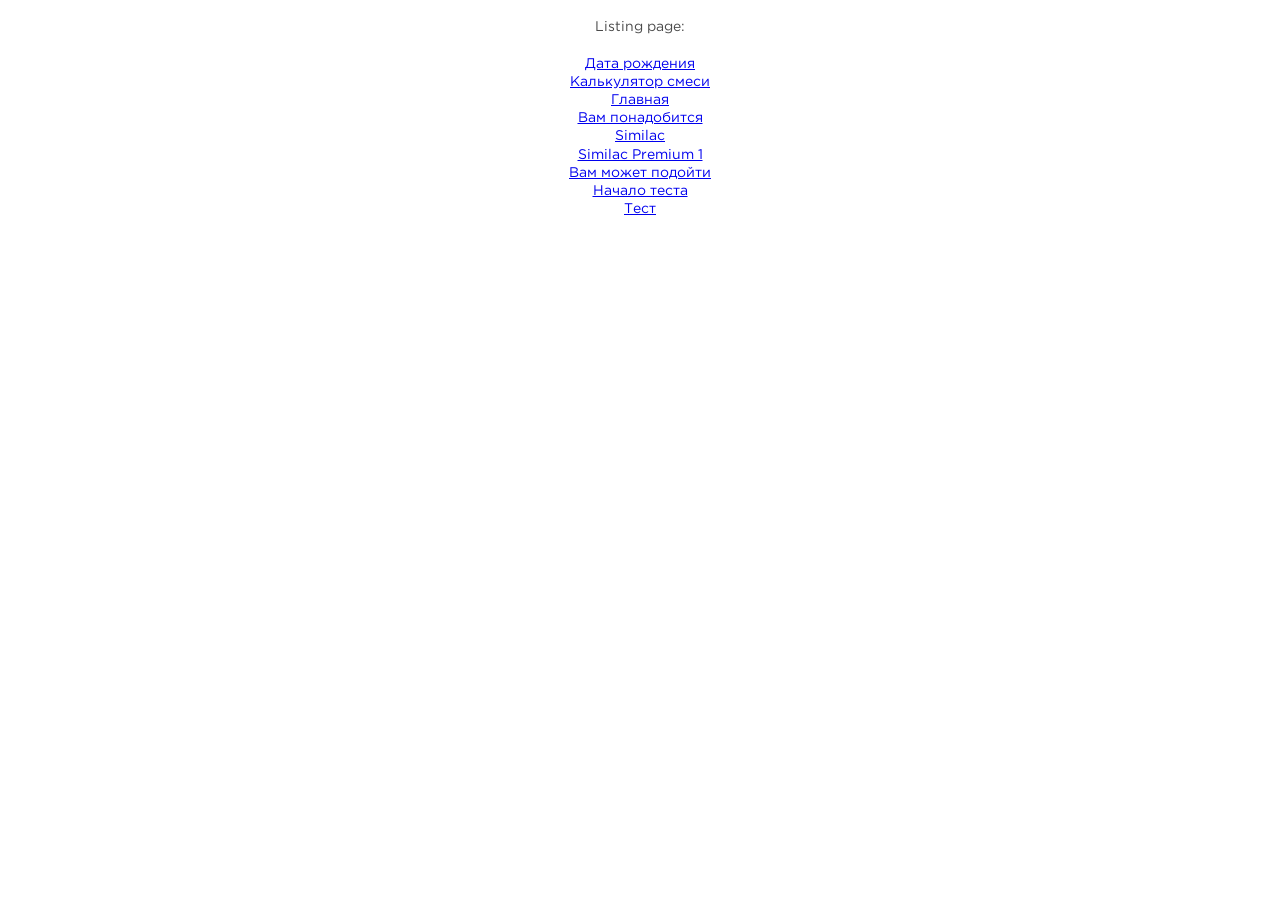
<file: public/index.html>
<!DOCTYPE html>
<html lang="en">
  <head>
    <meta charset="utf-8">
    <meta http-equiv="X-UA-Compatible" content="IE=edge">
    <meta name="viewport" content="width=device-width , initial-scale=1">
    <meta name="description" content="">
    <meta name="keywords" content="">
    <title>index</title>
    <link rel="icon" href="favicon.ico" type="image/x-icon">
    <link rel="stylesheet" href="css/magnific-popup.css">
    <link rel="stylesheet" href="css/style.css">
    <!--if lt IE 9
    script(src='https://oss.maxcdn.com/html5shiv/3.7.2/html5shiv.min.js')
    script(src='https://oss.maxcdn.com/respond/1.4.2/respond.min.js')
    -->
  </head>
  <body class="text-center"><br>
    <h1>Listing page:</h1><br>
    <ul>
      <li><a href="birthday.html">Дата рождения</a></li>
      <li><a href="calculate.html">Калькулятор смеси</a></li>
      <li><a href="home.html">Главная</a></li>
      <li><a href="needed.html">Вам понадобится</a></li>
      <li><a href="products.html">Similac</a></li>
      <li><a href="product__detail.html">Similac Premium 1</a></li>
      <li><a href="recomend.html">Вам может подойти</a></li>
      <li><a href="screen-2.html">Начало теста</a></li>
      <li><a href="test.html">Тест</a></li>
    </ul>
  </body>
</html>
</file>
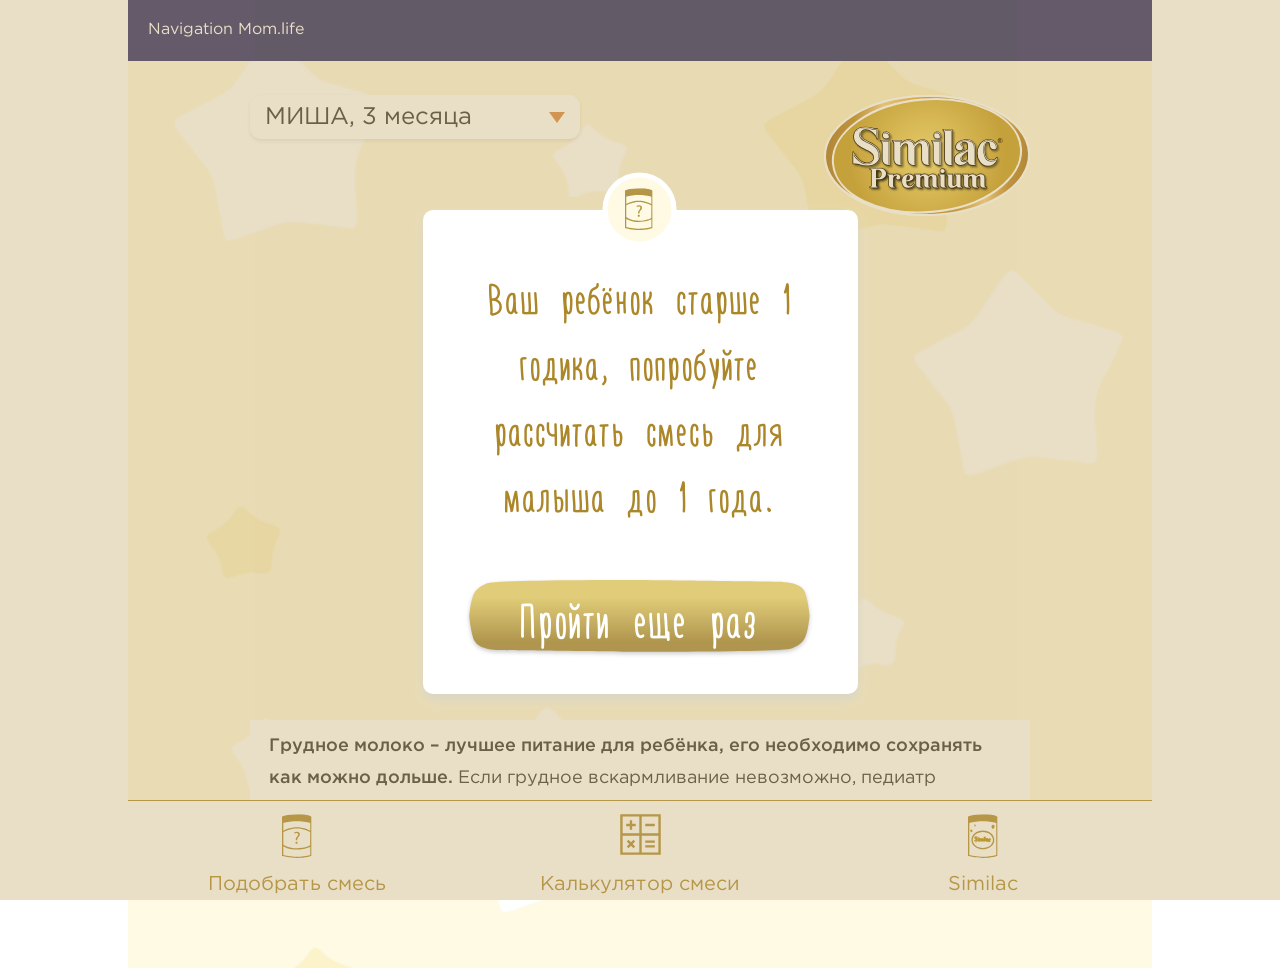
<file: public/birthday.html>
<!DOCTYPE html>
<html lang="en">
  <head>
    <meta charset="utf-8">
    <meta http-equiv="X-UA-Compatible" content="IE=edge">
    <meta name="viewport" content="width=device-width , initial-scale=1">
    <meta name="description" content="">
    <meta name="keywords" content="">
    <title>index</title>
    <link rel="icon" href="favicon.ico" type="image/x-icon">
    <link rel="stylesheet" href="css/magnific-popup.css">
    <link rel="stylesheet" href="css/style.css">
    <!--if lt IE 9
    script(src='https://oss.maxcdn.com/html5shiv/3.7.2/html5shiv.min.js')
    script(src='https://oss.maxcdn.com/respond/1.4.2/respond.min.js')
    -->
  </head>
  <body>
    <div class="page">
      <header>Navigation Mom.life</header>
      <div class="content">
        <div class="content__header">
          <div class="person">
            <!--.person__name Миша-->
            <!--.person__years 3 месяца-->
            <select name="person" id="person">
              <option value="МИША, 3 месяца" data-id="1">МИША, 3 месяца</option>
              <option value="МАША, 12 месяцев" data-id="2">МАША, 12 месяцев</option>
              <option value="АЛЕКСИС, 8 месяцев" data-id="3">АЛЕКСИС, 8 месяцев</option>
            </select>
          </div>
          <div class="header__logo"><a href="home.html"><img src="images/logo.svg" alt="Similac Premium"></a></div>
        </div>
        <div class="content__inner transparent">
          <ul class="pagination">
            <li class="active"><span></span></li>
            <li><span></span></li>
            <li><span></span></li>
            <li><span></span></li>
            <li><span></span></li>
            <li><span></span></li>
            <li><span></span></li>
          </ul>
          <div class="inner__wrap">
            <form class="date__birth" action="#" id="date-choice">
              <h1 class="title text-center">Дата рождения</h1>
              <div class="form__el">
                <input type="text" name="birth-date" id="date" placeholder="__.__.____">
                <input class="primary__btn" type="submit" value="Далее">
              </div>
            </form>
          </div>
        </div>
        <div class="page__description"><strong>Грудное молоко – лучшее питание для ребёнка, его необходимо сохранять как можно дольше.</strong> Если грудное вскармливание невозможно, педиатр поможет Вам подобрать молочную смесь, по составу и свойствам, приближенную к грудному молоку.</div>
      </div>
      <div class="bottom__nav"><a href="screen-2.html">Подобрать смесь</a><a href="calculate.html">Калькулятор смеси</a><a href="products.html">Similac</a></div>
      <div class="mfp-hide white-popup-block" id="warning">
        <p>Помните, что данный сервис носит рекомендательный характер – все изменения в рацион малыша нужно вносить после согласования с педиатром!</p>
        <p class="brand__color"><strong>ВАЖНО:</strong> дети старше 6 месяцев должны получать дополнительное питание (прикорм) помимо грудного молока или смеси.</p>
        <form class="warning__form text-center" action="#">
          <div class="form__el">
            <input type="checkbox" name="choice-warning" id="check"><span></span>
            <label for="check">Я согласна</label>
          </div>
          <p><a class="primary__btn is-disabled popup-modal-dismiss" href="birthday.html">Хорошо</a></p>
        </form>
      </div>
      <div id="old-year">
        <div class="mfp-content popup">
          <p class="brand__color">Ваш ребёнок старше 1 годика, попробуйте рассчитать смесь для малыша до 1 года.</p>
          <p>
            <button class="primary__btn test-again">Пройти еще раз</button>
          </p>
        </div>
      </div>
    </div>
    <!-- jQuery-->
    <script src="https://code.jquery.com/jquery-3.2.1.slim.min.js" integrity="sha384-KJ3o2DKtIkvYIK3UENzmM7KCkRr/rE9/Qpg6aAZGJwFDMVNA/GpGFF93hXpG5KkN" crossorigin="anonymous"></script>
    <!-- Mask input-->
    <script src="js/jquery.maskedinput.min.js"></script>
    <!-- Magnific popup-->
    <script src="js/jquery.magnific-popup.min.js"></script>
    <!-- Select-->
    <script src="js/jquery.selectric.js"></script>
    <!-- Main script-->
    <script src="js/main.js"></script>
  </body>
</html>
</file>
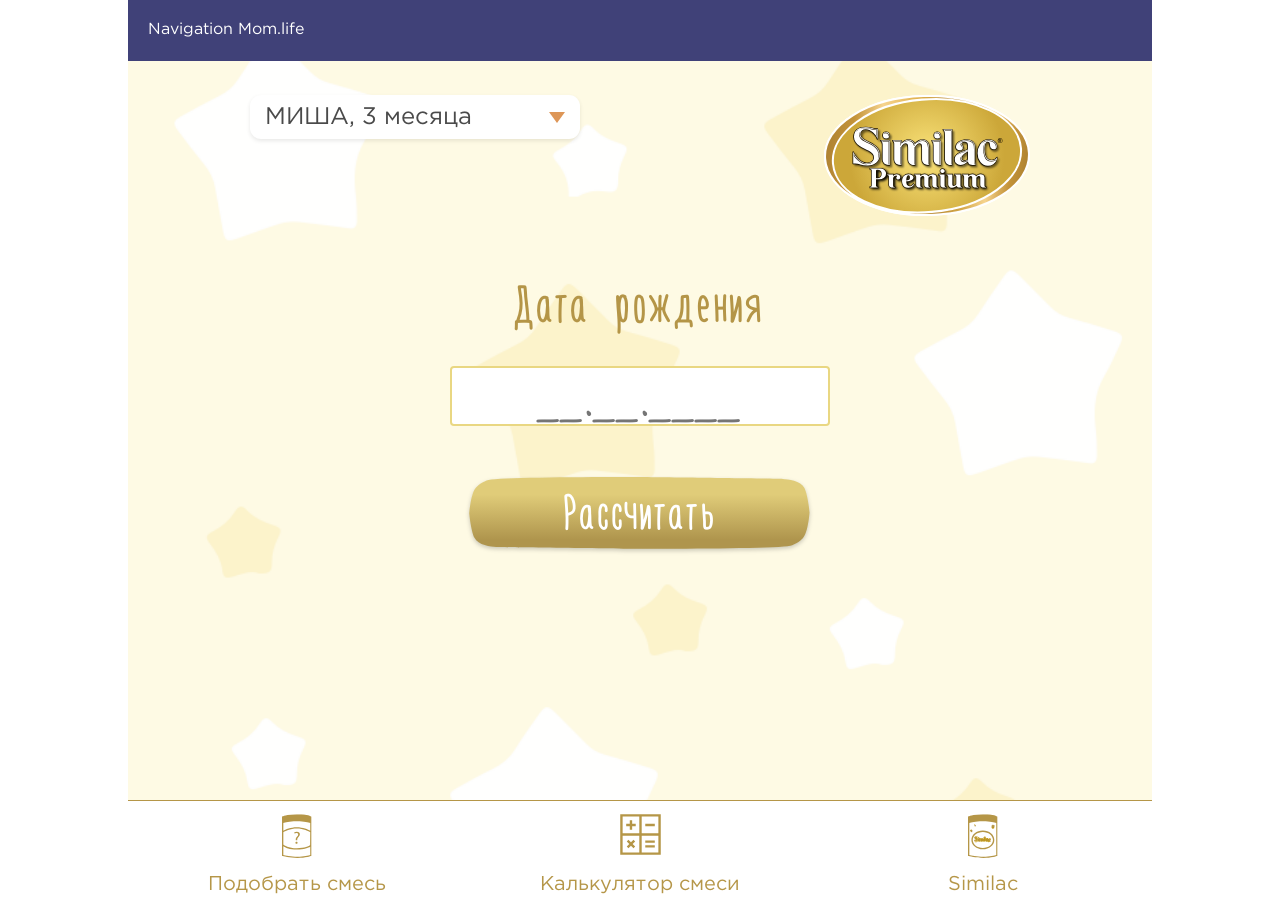
<file: public/calculate.html>
<!DOCTYPE html>
<html lang="en">
  <head>
    <meta charset="utf-8">
    <meta http-equiv="X-UA-Compatible" content="IE=edge">
    <meta name="viewport" content="width=device-width , initial-scale=1">
    <meta name="description" content="">
    <meta name="keywords" content="">
    <title>index</title>
    <link rel="icon" href="favicon.ico" type="image/x-icon">
    <link rel="stylesheet" href="css/magnific-popup.css">
    <link rel="stylesheet" href="css/style.css">
    <!--if lt IE 9
    script(src='https://oss.maxcdn.com/html5shiv/3.7.2/html5shiv.min.js')
    script(src='https://oss.maxcdn.com/respond/1.4.2/respond.min.js')
    -->
  </head>
  <body>
    <div class="page">
      <header>Navigation Mom.life</header>
      <div class="content">
        <div class="content__header">
          <div class="person">
            <!--.person__name Миша-->
            <!--.person__years 3 месяца-->
            <select name="person" id="person">
              <option value="МИША, 3 месяца" data-id="1">МИША, 3 месяца</option>
              <option value="МАША, 12 месяцев" data-id="2">МАША, 12 месяцев</option>
              <option value="АЛЕКСИС, 8 месяцев" data-id="3">АЛЕКСИС, 8 месяцев</option>
            </select>
          </div>
          <div class="header__logo"><a href="index.html"><img src="images/logo.svg" alt="Similac Premium"></a></div>
        </div>
        <div class="content__inner transparent">
          <div class="inner__wrap">
            <form class="date__birth" action="#" id="date-calculate">
              <h1 class="title text-center">Дата рождения</h1>
              <div class="form__el">
                <input type="text" name="birth-date" id="date" placeholder="__.__.____"><a class="primary__btn" href="products.html">Рассчитать</a>
              </div>
            </form>
          </div>
        </div>
      </div>
      <div class="bottom__nav"><a href="screen-2.html">Подобрать смесь</a><a href="calculate.html">Калькулятор смеси</a><a href="products.html">Similac</a></div>
      <div class="mfp-hide white-popup-block" id="warning">
        <p>Помните, что данный сервис носит рекомендательный характер – все изменения в рацион малыша нужно вносить после согласования с педиатром!</p>
        <p class="brand__color"><strong>ВАЖНО:</strong> дети старше 6 месяцев должны получать дополнительное питание (прикорм) помимо грудного молока или смеси.</p>
        <form class="warning__form text-center" action="#">
          <div class="form__el">
            <input type="checkbox" name="choice-warning" id="check"><span></span>
            <label for="check">Я согласна</label>
          </div>
        </form>
        <p><a class="primary__btn is-disabled popup-modal-dismiss" href="birthday.html">Хорошо</a></p>
      </div>
    </div>
    <!-- jQuery-->
    <script src="https://code.jquery.com/jquery-3.2.1.slim.min.js" integrity="sha384-KJ3o2DKtIkvYIK3UENzmM7KCkRr/rE9/Qpg6aAZGJwFDMVNA/GpGFF93hXpG5KkN" crossorigin="anonymous"></script>
    <!-- Mask input-->
    <script src="js/jquery.maskedinput.min.js"></script>
    <!-- Magnific popup-->
    <script src="js/jquery.magnific-popup.min.js"></script>
    <!-- Select-->
    <script src="js/jquery.selectric.js"></script>
    <!-- Main script-->
    <script src="js/main.js"></script>
  </body>
</html>
</file>
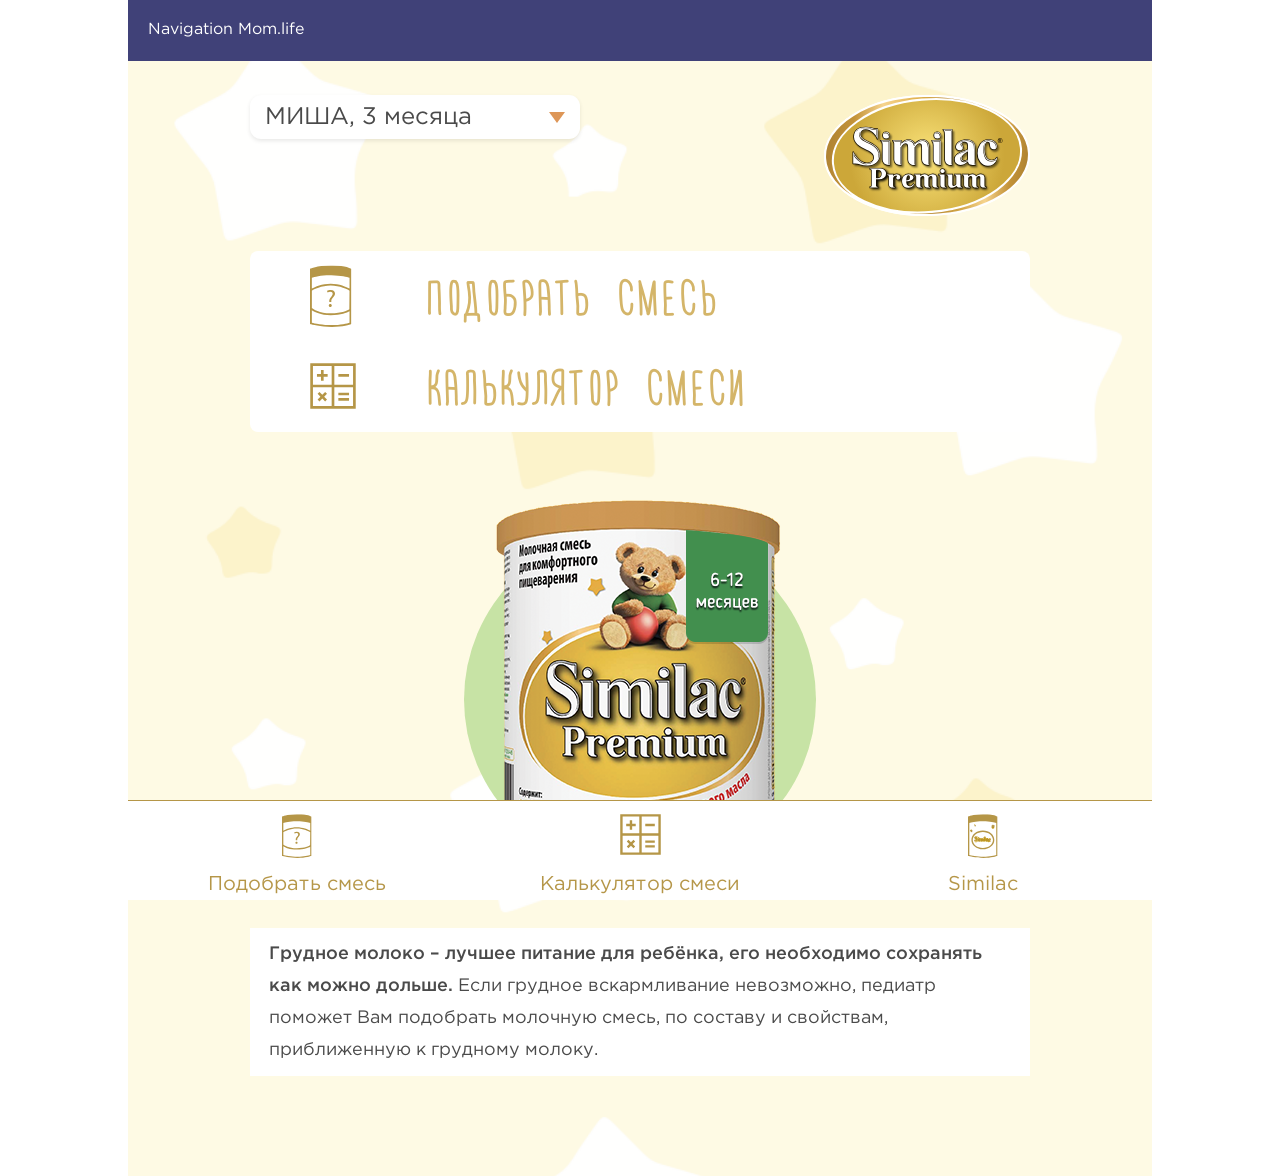
<file: public/home.html>
<!DOCTYPE html>
<html lang="en">
  <head>
    <meta charset="utf-8">
    <meta http-equiv="X-UA-Compatible" content="IE=edge">
    <meta name="viewport" content="width=device-width , initial-scale=1">
    <meta name="description" content="">
    <meta name="keywords" content="">
    <title>index</title>
    <link rel="icon" href="favicon.ico" type="image/x-icon">
    <link rel="stylesheet" href="css/magnific-popup.css">
    <link rel="stylesheet" href="css/style.css">
    <!--if lt IE 9
    script(src='https://oss.maxcdn.com/html5shiv/3.7.2/html5shiv.min.js')
    script(src='https://oss.maxcdn.com/respond/1.4.2/respond.min.js')
    -->
  </head>
  <body>
    <div class="page">
      <header>Navigation Mom.life</header>
      <div class="content">
        <div class="content__header">
          <div class="person">
            <!--.person__name Миша-->
            <!--.person__years 3 месяца-->
            <select name="person" id="person">
              <option value="МИША, 3 месяца" data-id="1">МИША, 3 месяца</option>
              <option value="МАША, 12 месяцев" data-id="2">МАША, 12 месяцев</option>
              <option value="АЛЕКСИС, 8 месяцев" data-id="3">АЛЕКСИС, 8 месяцев</option>
            </select>
          </div>
          <div class="header__logo"><a href="home.html"><img src="images/logo.svg" alt="Similac Premium"></a></div>
        </div>
        <div class="nav">
          <li><a class="choice" href="screen-2.html">Подобрать смесь</a></li>
          <li><a class="calculate" href="calculate.html">Калькулятор смеси</a></li>
        </div>
        <div class="index__product"><img src="images/A-Premium_2.png" alt="A-Premium_2"></div>
        <div class="page__description"><strong>Грудное молоко – лучшее питание для ребёнка, его необходимо сохранять как можно дольше.</strong> Если грудное вскармливание невозможно, педиатр поможет Вам подобрать молочную смесь, по составу и свойствам, приближенную к грудному молоку.</div>
      </div>
      <div class="bottom__nav"><a href="screen-2.html">Подобрать смесь</a><a href="calculate.html">Калькулятор смеси</a><a href="products.html">Similac</a></div>
      <div class="mfp-hide white-popup-block" id="warning">
        <p>Помните, что данный сервис носит рекомендательный характер – все изменения в рацион малыша нужно вносить после согласования с педиатром!</p>
        <p class="brand__color"><strong>ВАЖНО:</strong> дети старше 6 месяцев должны получать дополнительное питание (прикорм) помимо грудного молока или смеси.</p>
        <form class="warning__form text-center" action="#">
          <div class="form__el">
            <input type="checkbox" name="choice-warning" id="check"><span></span>
            <label for="check">Я согласна</label>
          </div>
          <p><a class="primary__btn is-disabled popup-modal-dismiss" href="birthday.html">Хорошо</a></p>
        </form>
      </div>
    </div>
    <!-- jQuery-->
    <script src="https://code.jquery.com/jquery-3.2.1.slim.min.js" integrity="sha384-KJ3o2DKtIkvYIK3UENzmM7KCkRr/rE9/Qpg6aAZGJwFDMVNA/GpGFF93hXpG5KkN" crossorigin="anonymous"></script>
    <!-- Mask input-->
    <script src="js/jquery.maskedinput.min.js"></script>
    <!-- Magnific popup-->
    <script src="js/jquery.magnific-popup.min.js"></script>
    <!-- Select-->
    <script src="js/jquery.selectric.js"></script>
    <!-- Main script-->
    <script src="js/main.js"></script>
  </body>
</html>
</file>
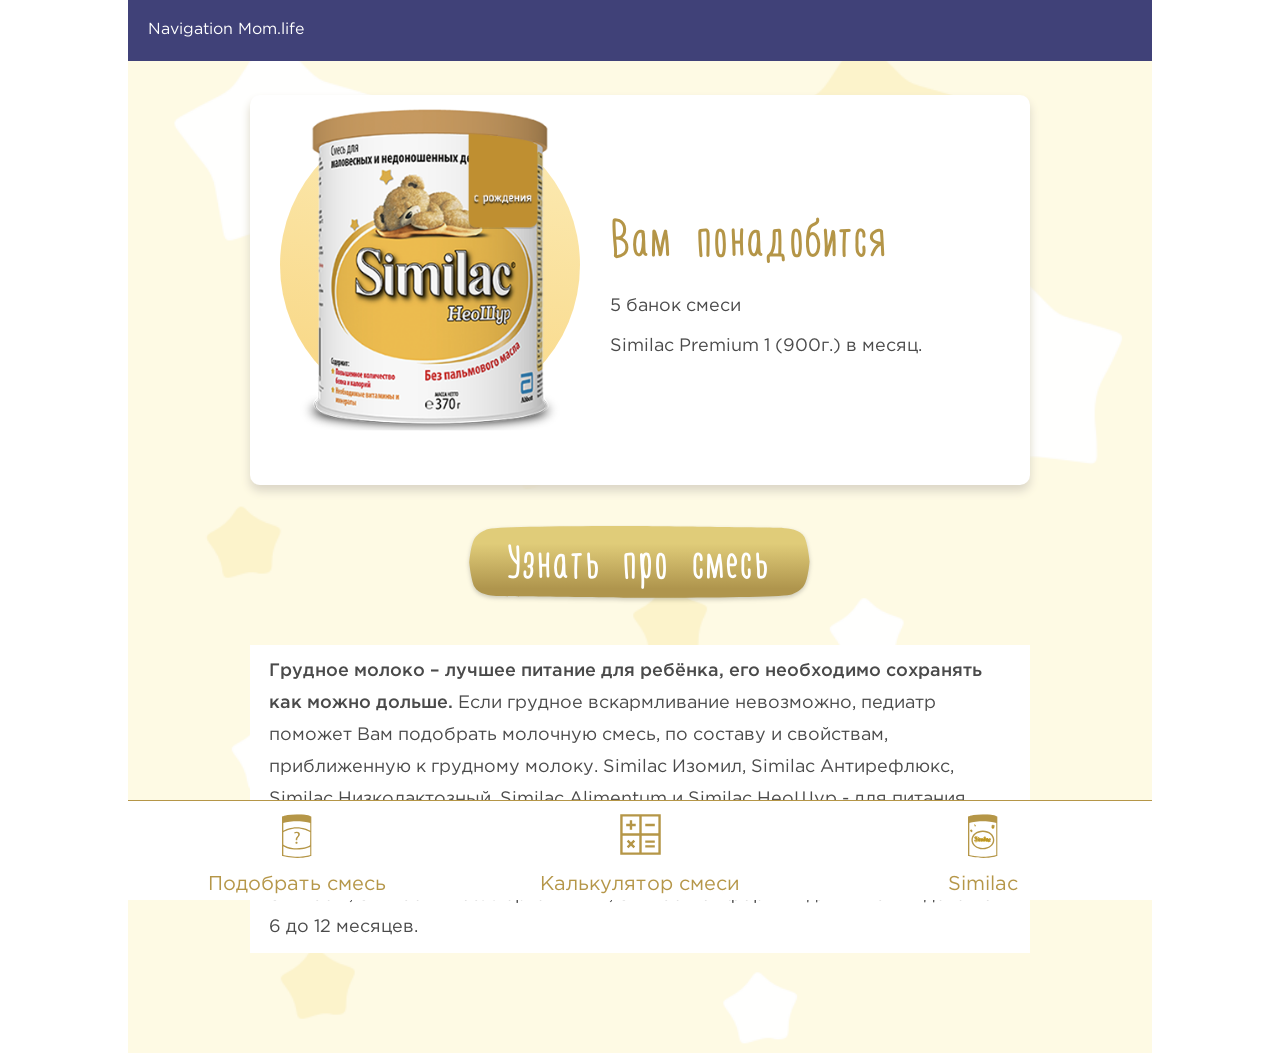
<file: public/needed.html>
<!DOCTYPE html>
<html lang="en">
  <head>
    <meta charset="utf-8">
    <meta http-equiv="X-UA-Compatible" content="IE=edge">
    <meta name="viewport" content="width=device-width , initial-scale=1">
    <meta name="description" content="">
    <meta name="keywords" content="">
    <title>products</title>
    <link rel="icon" href="favicon.ico" type="image/x-icon">
    <link rel="stylesheet" href="css/magnific-popup.css">
    <link rel="stylesheet" href="css/style.css">
    <!--if lt IE 9
    script(src='https://oss.maxcdn.com/html5shiv/3.7.2/html5shiv.min.js')
    script(src='https://oss.maxcdn.com/respond/1.4.2/respond.min.js')
    -->
  </head>
  <body>
    <div class="page">
      <header>Navigation Mom.life</header>
      <div class="content">
        <div class="content__inner">
          <div class="inner__wrap">
            <div class="recomend min-height row-column">
              <div class="recomend__img"><img src="images/A_NeoShur.png" alt="Similac"></div>
              <h1 class="title">Вам понадобится</h1>
              <p>5 банок смеси <br> Similac Premium 1 (900г.) в месяц.</p>
            </div>
          </div>
        </div><a class="primary__btn" href="product__detail.html">Узнать про смесь</a>
        <div class="page__description"><strong>Грудное молоко – лучшее питание для ребёнка, его необходимо сохранять как можно дольше.</strong> Если грудное вскармливание невозможно, педиатр поможет Вам подобрать молочную смесь, по составу и свойствам, приближенную к грудному молоку. Similac Изомил, Similac Антирефлюкс, Similac Низколактозный, Similac Alimentum и Similac НеоШур - для питания детей с рождения. Similac Premium 1, Similac 1, Similac Гипоаллергенный 1, Similac Комфорт 1 - для питания детей от 0 до 6 месяцев. Similac Premium 2, Similac 2, Similac Гипоаллергенный 2, Similac Комфорт 2 - для питания детей от 6 до 12 месяцев.</div>
      </div>
      <div class="bottom__nav"><a href="screen-2.html">Подобрать смесь</a><a href="calculate.html">Калькулятор смеси</a><a href="products.html">Similac</a></div>
      <div class="mfp-hide white-popup-block" id="warning">
        <p>Помните, что данный сервис носит рекомендательный характер – все изменения в рацион малыша нужно вносить после согласования с педиатром!</p>
        <p class="brand__color"><strong>ВАЖНО:</strong> дети старше 6 месяцев должны получать дополнительное питание (прикорм) помимо грудного молока или смеси.</p>
        <form class="warning__form text-center" action="#">
          <div class="form__el">
            <input type="checkbox" name="choice-warning" id="check"><span></span>
            <label for="check">Я согласна</label>
          </div>
          <p><a class="primary__btn is-disabled popup-modal-dismiss" href="birthday.html">Хорошо</a></p>
        </form>
      </div>
    </div>
    <!-- jQuery-->
    <script src="https://code.jquery.com/jquery-3.2.1.slim.min.js" integrity="sha384-KJ3o2DKtIkvYIK3UENzmM7KCkRr/rE9/Qpg6aAZGJwFDMVNA/GpGFF93hXpG5KkN" crossorigin="anonymous"></script>
    <!-- Mask input-->
    <script src="js/jquery.maskedinput.min.js"></script>
    <!-- Magnific popup-->
    <script src="js/jquery.magnific-popup.min.js"></script>
    <!-- Select-->
    <script src="js/jquery.selectric.js"></script>
    <!-- Main script-->
    <script src="js/main.js"></script>
  </body>
</html>
</file>
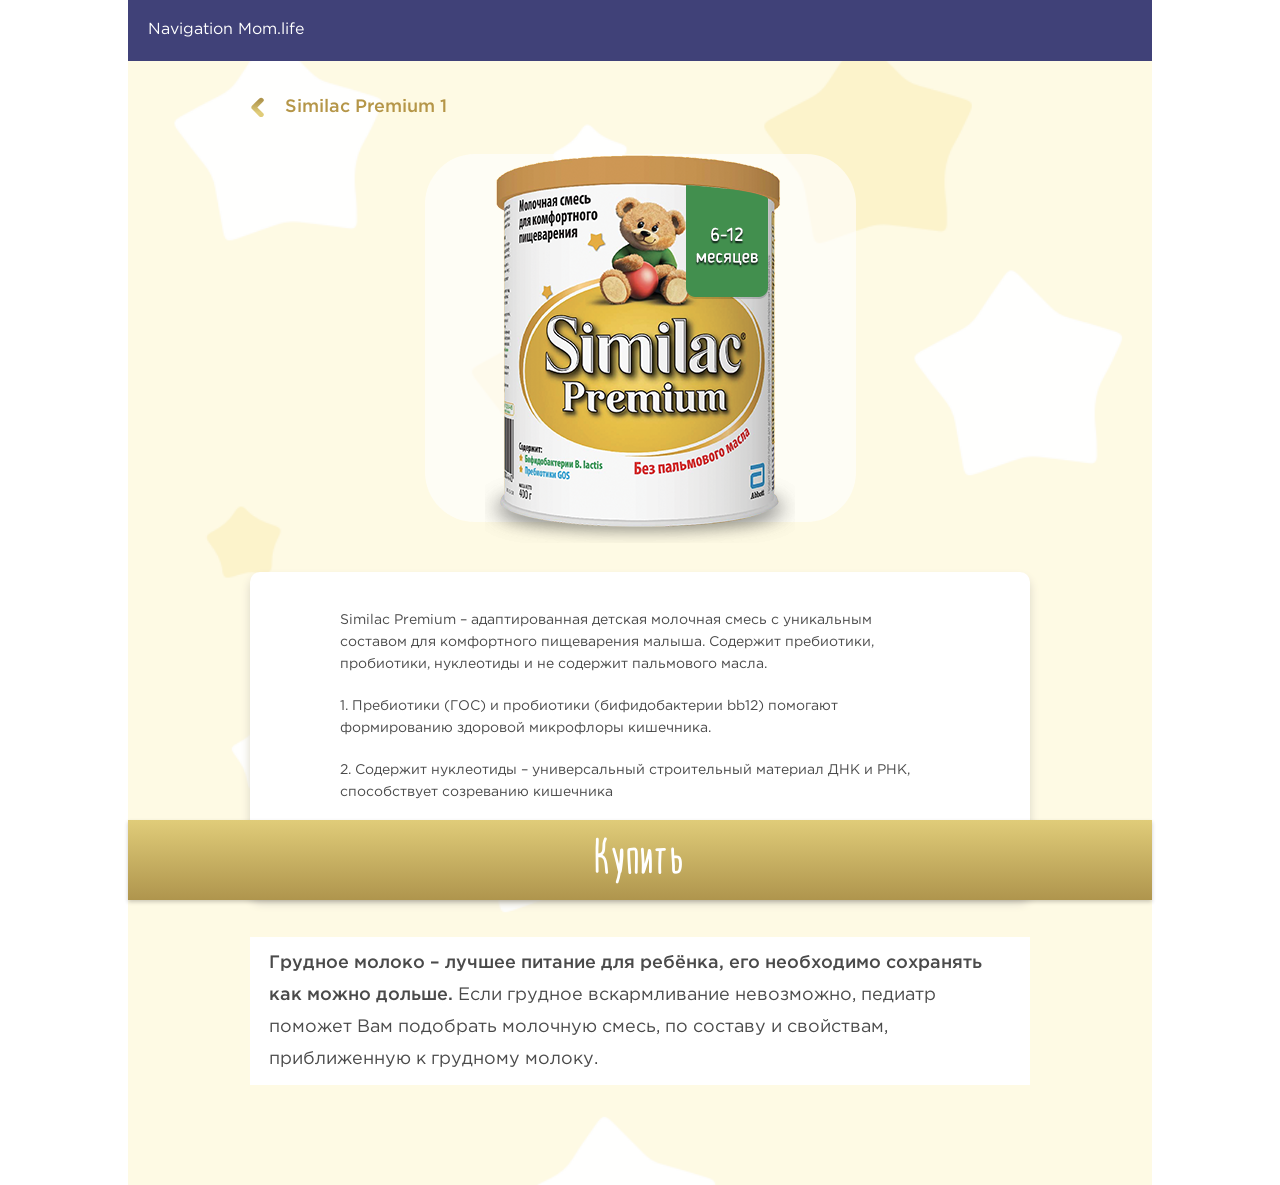
<file: public/product__detail.html>
<!DOCTYPE html>
<html lang="en">
  <head>
    <meta charset="utf-8">
    <meta http-equiv="X-UA-Compatible" content="IE=edge">
    <meta name="viewport" content="width=device-width , initial-scale=1">
    <meta name="description" content="">
    <meta name="keywords" content="">
    <title>product detail</title>
    <link rel="icon" href="favicon.ico" type="image/x-icon">
    <link rel="stylesheet" href="css/magnific-popup.css">
    <link rel="stylesheet" href="css/style.css">
    <!--if lt IE 9
    script(src='https://oss.maxcdn.com/html5shiv/3.7.2/html5shiv.min.js')
    script(src='https://oss.maxcdn.com/respond/1.4.2/respond.min.js')
    -->
  </head>
  <body>
    <div class="page">
      <header>Navigation Mom.life</header>
      <div class="content">
        <div class="product__header"><a class="back__to" href="products.html"><</a><span class="subtitle">Similac Premium 1</span></div>
        <div class="detail__product"><img src="images/A-Premium_2.png" alt="A-Premium_2"></div>
        <div class="content__inner">
          <div class="inner__wrap product__description f-14">
            <p>Similac Premium – адаптированная детская молочная смесь с уникальным составом для комфортного пищеварения малыша. Содержит пребиотики, пробиотики, нуклеотиды и не содержит пальмового масла. </p>
            <p>1. Пребиотики (ГОС) и пробиотики (бифидобактерии bb12) помогают формированию здоровой микрофлоры кишечника. </p>
            <p>2. Содержит нуклеотиды – универсальный строительный материал ДНК и РНК, способствует созреванию кишечника </p>
            <p>3. Без пальмового масла, что способствует формированию мягкого стула и лучшему усвоению кальция для формирования крепких костей и здоровых зубов</p>
          </div>
        </div>
        <div class="page__description"><strong>Грудное молоко – лучшее питание для ребёнка, его необходимо сохранять как можно дольше.</strong> Если грудное вскармливание невозможно, педиатр поможет Вам подобрать молочную смесь, по составу и свойствам, приближенную к грудному молоку.</div>
      </div>
      <div class="buy"><a class="primary__btn buy__btn" href="#">Купить</a></div>
    </div>
    <!-- jQuery-->
    <script src="https://code.jquery.com/jquery-3.2.1.slim.min.js" integrity="sha384-KJ3o2DKtIkvYIK3UENzmM7KCkRr/rE9/Qpg6aAZGJwFDMVNA/GpGFF93hXpG5KkN" crossorigin="anonymous"></script>
    <!-- Mask input-->
    <script src="js/jquery.maskedinput.min.js"></script>
    <!-- Magnific popup-->
    <script src="js/jquery.magnific-popup.min.js"></script>
    <!-- Select-->
    <script src="js/jquery.selectric.js"></script>
    <!-- Main script-->
    <script src="js/main.js"></script>
  </body>
</html>
</file>
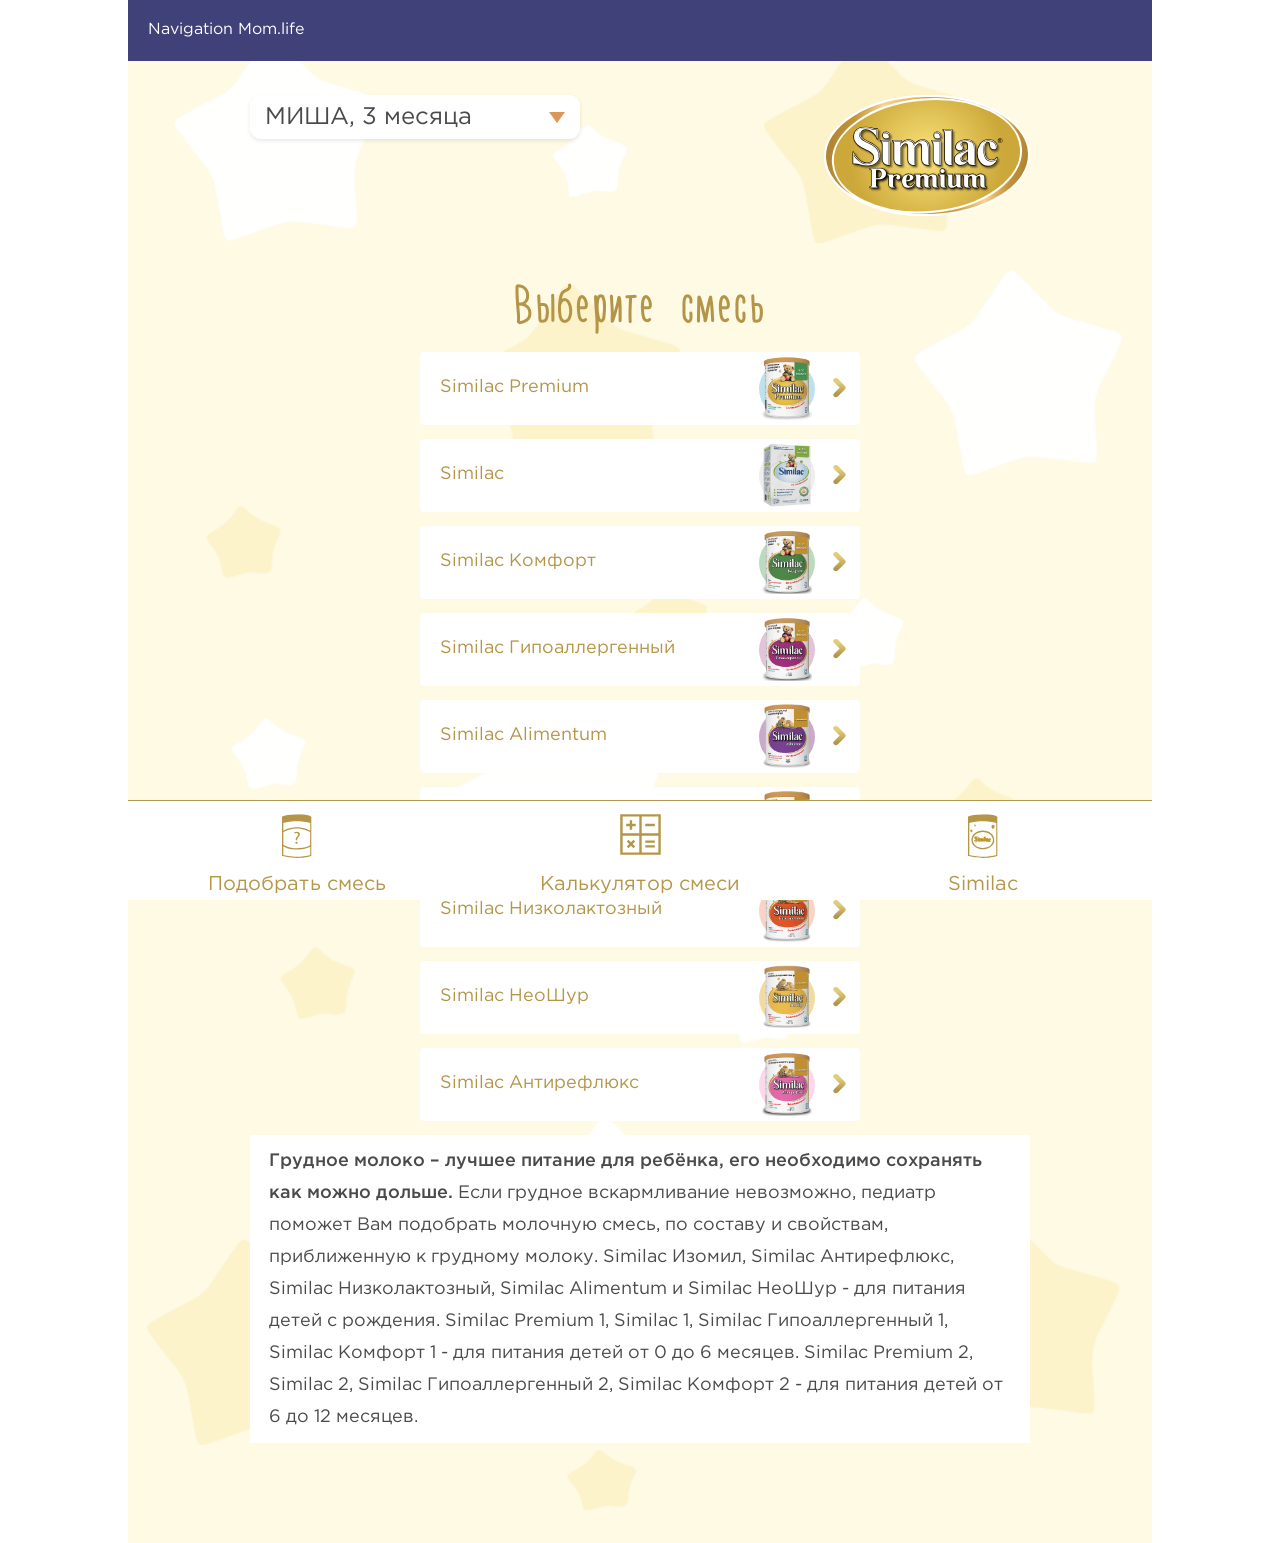
<file: public/products.html>
<!DOCTYPE html>
<html lang="en">
  <head>
    <meta charset="utf-8">
    <meta http-equiv="X-UA-Compatible" content="IE=edge">
    <meta name="viewport" content="width=device-width , initial-scale=1">
    <meta name="description" content="">
    <meta name="keywords" content="">
    <title>products</title>
    <link rel="icon" href="favicon.ico" type="image/x-icon">
    <link rel="stylesheet" href="css/magnific-popup.css">
    <link rel="stylesheet" href="css/style.css">
    <!--if lt IE 9
    script(src='https://oss.maxcdn.com/html5shiv/3.7.2/html5shiv.min.js')
    script(src='https://oss.maxcdn.com/respond/1.4.2/respond.min.js')
    -->
  </head>
  <body>
    <div class="page">
      <header>Navigation Mom.life</header>
      <div class="content">
        <div class="content__header">
          <div class="person">
            <!--.person__name Миша-->
            <!--.person__years 3 месяца-->
            <select name="person" id="person">
              <option value="МИША, 3 месяца" data-id="1">МИША, 3 месяца</option>
              <option value="МАША, 12 месяцев" data-id="2">МАША, 12 месяцев</option>
              <option value="АЛЕКСИС, 8 месяцев" data-id="3">АЛЕКСИС, 8 месяцев</option>
            </select>
          </div>
          <div class="header__logo"><a href="home.html"><img src="images/logo.svg" alt="Similac Premium"></a></div>
        </div>
        <h1 class="title text-center">Выберите смесь</h1>
        <div class="products__item"><a href="product__detail.html"><span class="products__title">Similac Premium</span>
            <div class="products__img bg-1"><img src="images/A-Premium_2.png" alt="Similac Premium"></div></a></div>
        <div class="products__item"><a href="#"><span class="products__title">Similac</span>
            <div class="products__img bg-2"><img src="images/A_Classic_2.png" alt="Similac Premium"></div></a></div>
        <div class="products__item"><a href="#"><span class="products__title">Similac Комфорт</span>
            <div class="products__img bg-3"><img src="images/A_Comf_2.png" alt="Similac Premium"></div></a></div>
        <div class="products__item"><a href="#"><span class="products__title">Similac Гипоаллергенный</span>
            <div class="products__img bg-4"><img src="images/A_Allergic.png" alt="Similac Premium"></div></a></div>
        <div class="products__item"><a href="#"><span class="products__title">Similac Alimentum</span>
            <div class="products__img bg-5"><img src="images/A_Alimentrum.png" alt="Similac Premium"></div></a></div>
        <div class="products__item"><a href="#"><span class="products__title">Similac Изомил</span>
            <div class="products__img bg-6"><img src="images/A_Izomil.png" alt="Similac Premium"></div></a></div>
        <div class="products__item"><a href="#"><span class="products__title">Similac Низколактозный</span>
            <div class="products__img bg-7"><img src="images/A_Nizko_laktozny.png" alt="Similac Premium"></div></a></div>
        <div class="products__item"><a href="#"><span class="products__title">Similac НеоШур</span>
            <div class="products__img bg-8"><img src="images/A_NeoShur.png" alt="Similac Premium"></div></a></div>
        <div class="products__item"><a href="#"><span class="products__title">Similac Антирефлюкс</span>
            <div class="products__img bg-9"><img src="images/A_Antirefl.png" alt="Similac Premium"></div></a></div>
        <div class="page__description"><strong>Грудное молоко – лучшее питание для ребёнка, его необходимо сохранять как можно дольше.</strong> Если грудное вскармливание невозможно, педиатр поможет Вам подобрать молочную смесь, по составу и свойствам, приближенную к грудному молоку. Similac Изомил, Similac Антирефлюкс, Similac Низколактозный, Similac Alimentum и Similac НеоШур - для питания детей с рождения. Similac Premium 1, Similac 1, Similac Гипоаллергенный 1, Similac Комфорт 1 - для питания детей от 0 до 6 месяцев. Similac Premium 2, Similac 2, Similac Гипоаллергенный 2, Similac Комфорт 2 - для питания детей от 6 до 12 месяцев.</div>
      </div>
      <div class="bottom__nav"><a href="screen-2.html">Подобрать смесь</a><a href="calculate.html">Калькулятор смеси</a><a href="products.html">Similac</a></div>
      <div class="mfp-hide white-popup-block" id="warning">
        <p>Помните, что данный сервис носит рекомендательный характер – все изменения в рацион малыша нужно вносить после согласования с педиатром!</p>
        <p class="brand__color"><strong>ВАЖНО:</strong> дети старше 6 месяцев должны получать дополнительное питание (прикорм) помимо грудного молока или смеси.</p>
        <form class="warning__form text-center" action="#">
          <div class="form__el">
            <input type="checkbox" name="choice-warning" id="check"><span></span>
            <label for="check">Я согласна</label>
          </div>
          <p><a class="primary__btn is-disabled popup-modal-dismiss" href="birthday.html">Хорошо</a></p>
        </form>
      </div>
    </div>
    <!-- jQuery-->
    <script src="https://code.jquery.com/jquery-3.2.1.slim.min.js" integrity="sha384-KJ3o2DKtIkvYIK3UENzmM7KCkRr/rE9/Qpg6aAZGJwFDMVNA/GpGFF93hXpG5KkN" crossorigin="anonymous"></script>
    <!-- Mask input-->
    <script src="js/jquery.maskedinput.min.js"></script>
    <!-- Magnific popup-->
    <script src="js/jquery.magnific-popup.min.js"></script>
    <!-- Select-->
    <script src="js/jquery.selectric.js"></script>
    <!-- Main script-->
    <script src="js/main.js"></script>
  </body>
</html>
</file>
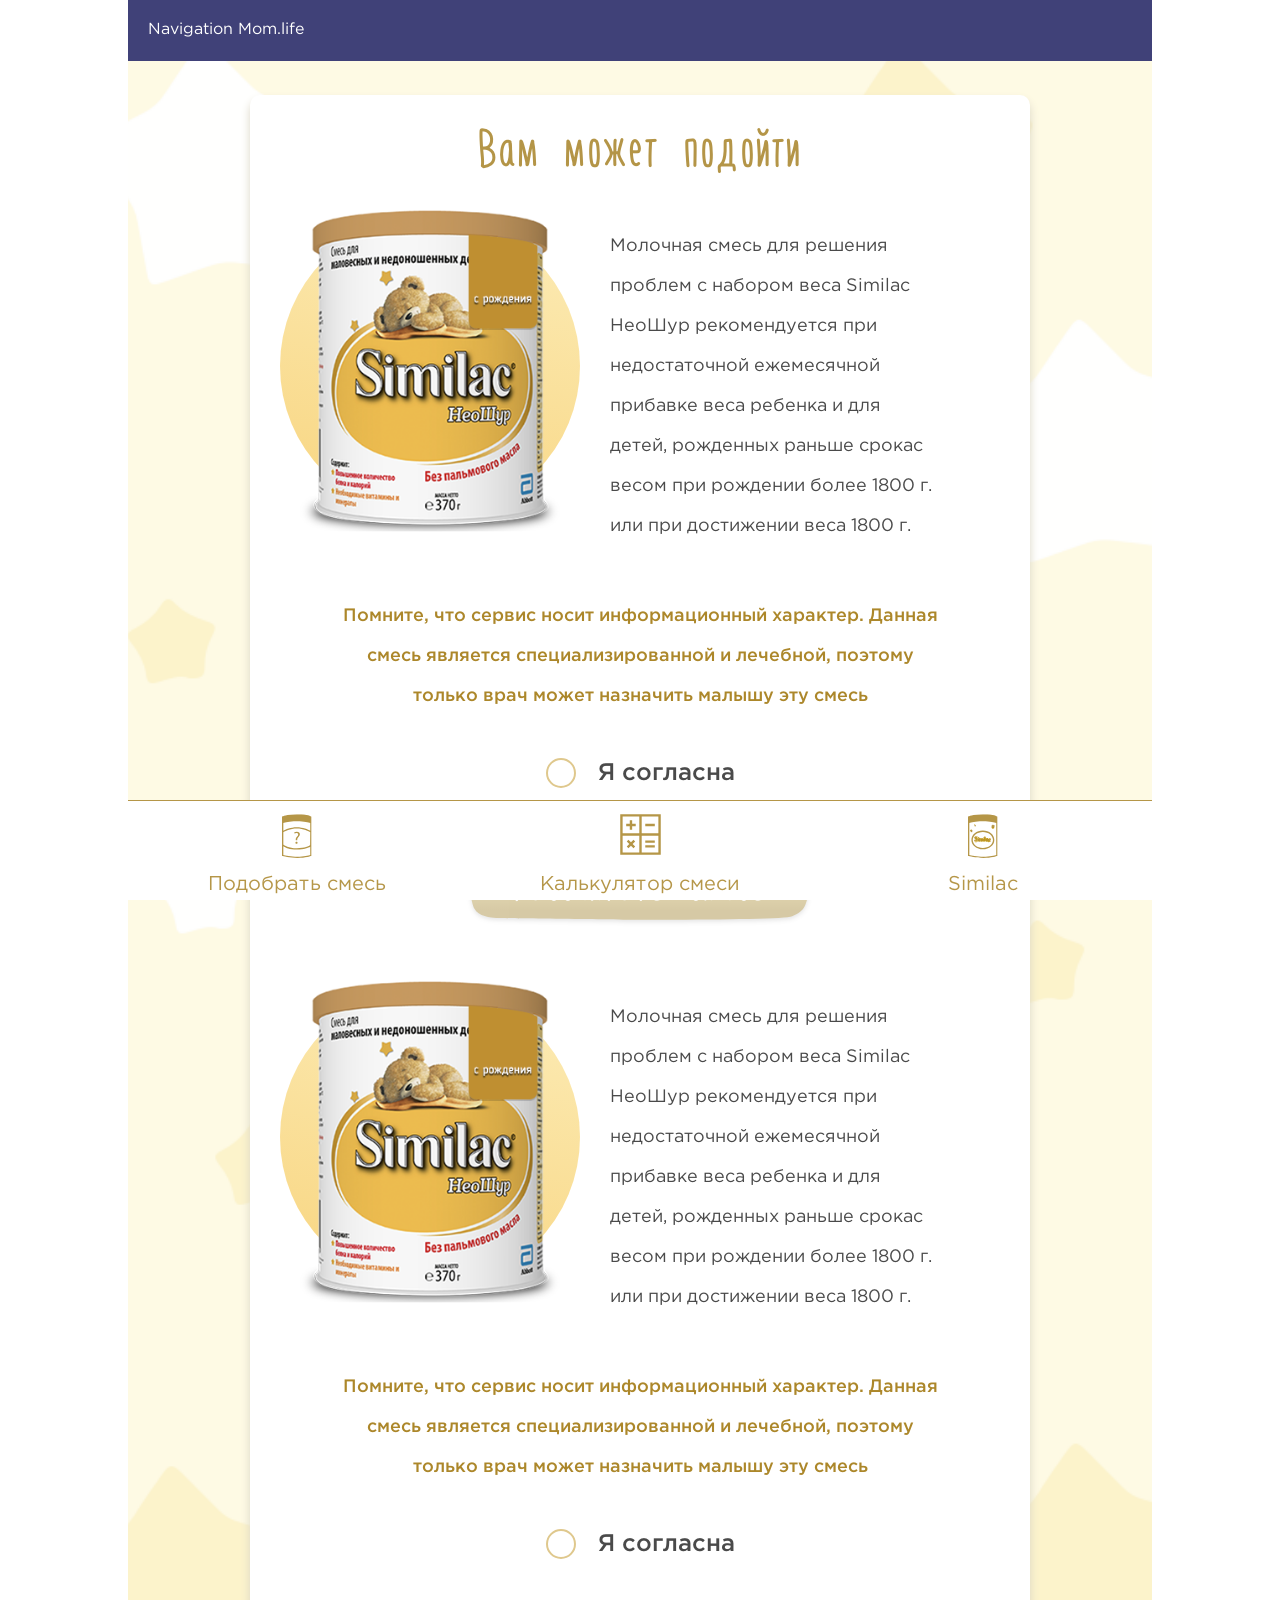
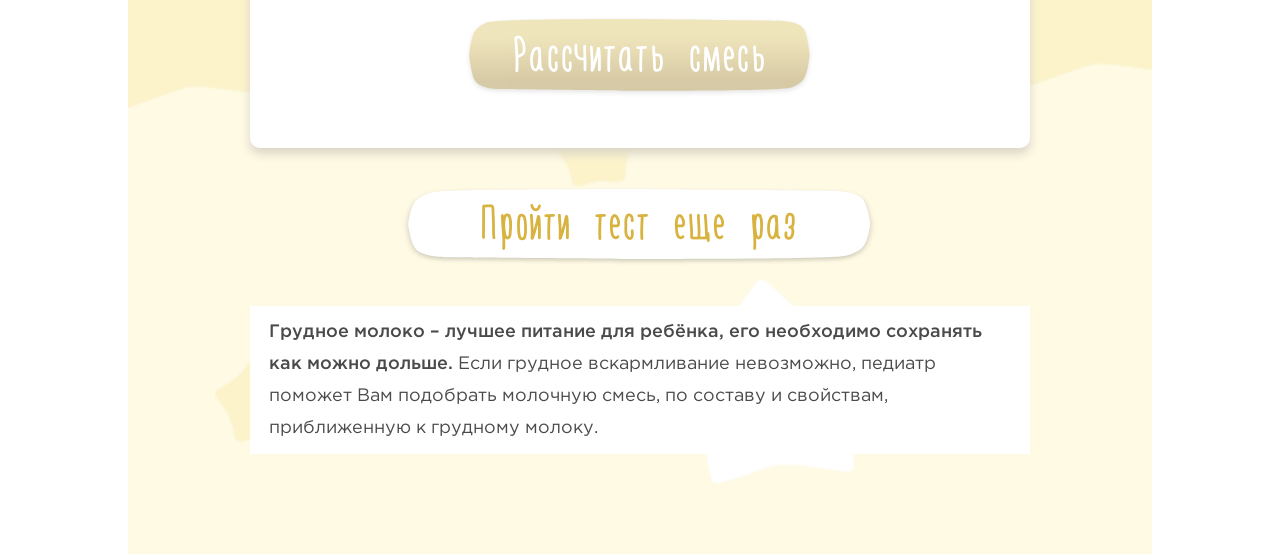
<file: public/recomend.html>
<!DOCTYPE html>
<html lang="en">
  <head>
    <meta charset="utf-8">
    <meta http-equiv="X-UA-Compatible" content="IE=edge">
    <meta name="viewport" content="width=device-width , initial-scale=1">
    <meta name="description" content="">
    <meta name="keywords" content="">
    <title>product detail</title>
    <link rel="icon" href="favicon.ico" type="image/x-icon">
    <link rel="stylesheet" href="css/magnific-popup.css">
    <link rel="stylesheet" href="css/style.css">
    <!--if lt IE 9
    script(src='https://oss.maxcdn.com/html5shiv/3.7.2/html5shiv.min.js')
    script(src='https://oss.maxcdn.com/respond/1.4.2/respond.min.js')
    -->
  </head>
  <body>
    <div class="page">
      <header>Navigation Mom.life</header>
      <div class="content">
        <div class="content__inner">
          <h1 class="title text-center">Вам может подойти</h1>
          <div class="inner__wrap">
            <div class="recomend min-height">
              <div class="recomend__img"><img src="images/A_NeoShur.png" alt="Similac"></div>
              <p>Молочная смесь для решения проблем с набором веса Similac НеоШур рекомендуется при недостаточной ежемесячной прибавке веса ребенка и для детей, рожденных раньше срокас весом при рождении более 1800 г. или при достижении веса 1800 г.</p>
            </div>
            <p class="recomend__atention brand__color text-center">Помните, что сервис носит информационный характер. Данная смесь является специализированной и лечебной, поэтому только врач может назначить малышу эту смесь</p>
            <form class="warning__form text-center" action="#">
              <div class="form__el">
                <input type="checkbox" name="choice-warning" id="check"><span></span>
                <label for="check">Я согласна</label>
              </div>
              <p><a class="primary__btn is-disabled popup-modal-dismiss" href="#">Рассчитать смесь</a></p>
            </form>
            <div class="recomend min-height">
              <div class="recomend__img"><img src="images/A_NeoShur.png" alt="Similac"></div>
              <p>Молочная смесь для решения проблем с набором веса Similac НеоШур рекомендуется при недостаточной ежемесячной прибавке веса ребенка и для детей, рожденных раньше срокас весом при рождении более 1800 г. или при достижении веса 1800 г.</p>
            </div>
            <p class="recomend__atention brand__color text-center">Помните, что сервис носит информационный характер. Данная смесь является специализированной и лечебной, поэтому только врач может назначить малышу эту смесь</p>
            <form class="warning__form text-center" action="#">
              <div class="form__el">
                <input type="checkbox" name="choice-warning" id="check-2"><span></span>
                <label for="check-2">Я согласна</label>
              </div>
              <p><a class="primary__btn is-disabled popup-modal-dismiss" href="#">Рассчитать смесь</a></p>
            </form>
          </div>
        </div><a class="primary__btn light__btn" href="screen-3.html">Пройти тест еще раз</a>
        <div class="page__description"><strong>Грудное молоко – лучшее питание для ребёнка, его необходимо сохранять как можно дольше.</strong> Если грудное вскармливание невозможно, педиатр поможет Вам подобрать молочную смесь, по составу и свойствам, приближенную к грудному молоку.</div>
      </div>
      <div class="bottom__nav"><a href="screen-2.html">Подобрать смесь</a><a href="calculate.html">Калькулятор смеси</a><a href="products.html">Similac</a></div>
      <div class="mfp-hide white-popup-block" id="warning">
        <p>Помните, что данный сервис носит рекомендательный характер – все изменения в рацион малыша нужно вносить после согласования с педиатром!</p>
        <p class="brand__color"><strong>ВАЖНО:</strong> дети старше 6 месяцев должны получать дополнительное питание (прикорм) помимо грудного молока или смеси.</p>
        <form class="warning__form text-center" action="#">
          <div class="form__el">
            <input type="checkbox" name="choice-warning" id="check"><span></span>
            <label for="check">Я согласна</label>
          </div>
          <p><a class="primary__btn is-disabled popup-modal-dismiss" href="birthday.html">Хорошо</a></p>
        </form>
      </div>
    </div>
    <!-- jQuery-->
    <script src="https://code.jquery.com/jquery-3.2.1.slim.min.js" integrity="sha384-KJ3o2DKtIkvYIK3UENzmM7KCkRr/rE9/Qpg6aAZGJwFDMVNA/GpGFF93hXpG5KkN" crossorigin="anonymous"></script>
    <!-- Mask input-->
    <script src="js/jquery.maskedinput.min.js"></script>
    <!-- Magnific popup-->
    <script src="js/jquery.magnific-popup.min.js"></script>
    <!-- Select-->
    <script src="js/jquery.selectric.js"></script>
    <!-- Main script-->
    <script src="js/main.js"></script>
  </body>
</html>
</file>
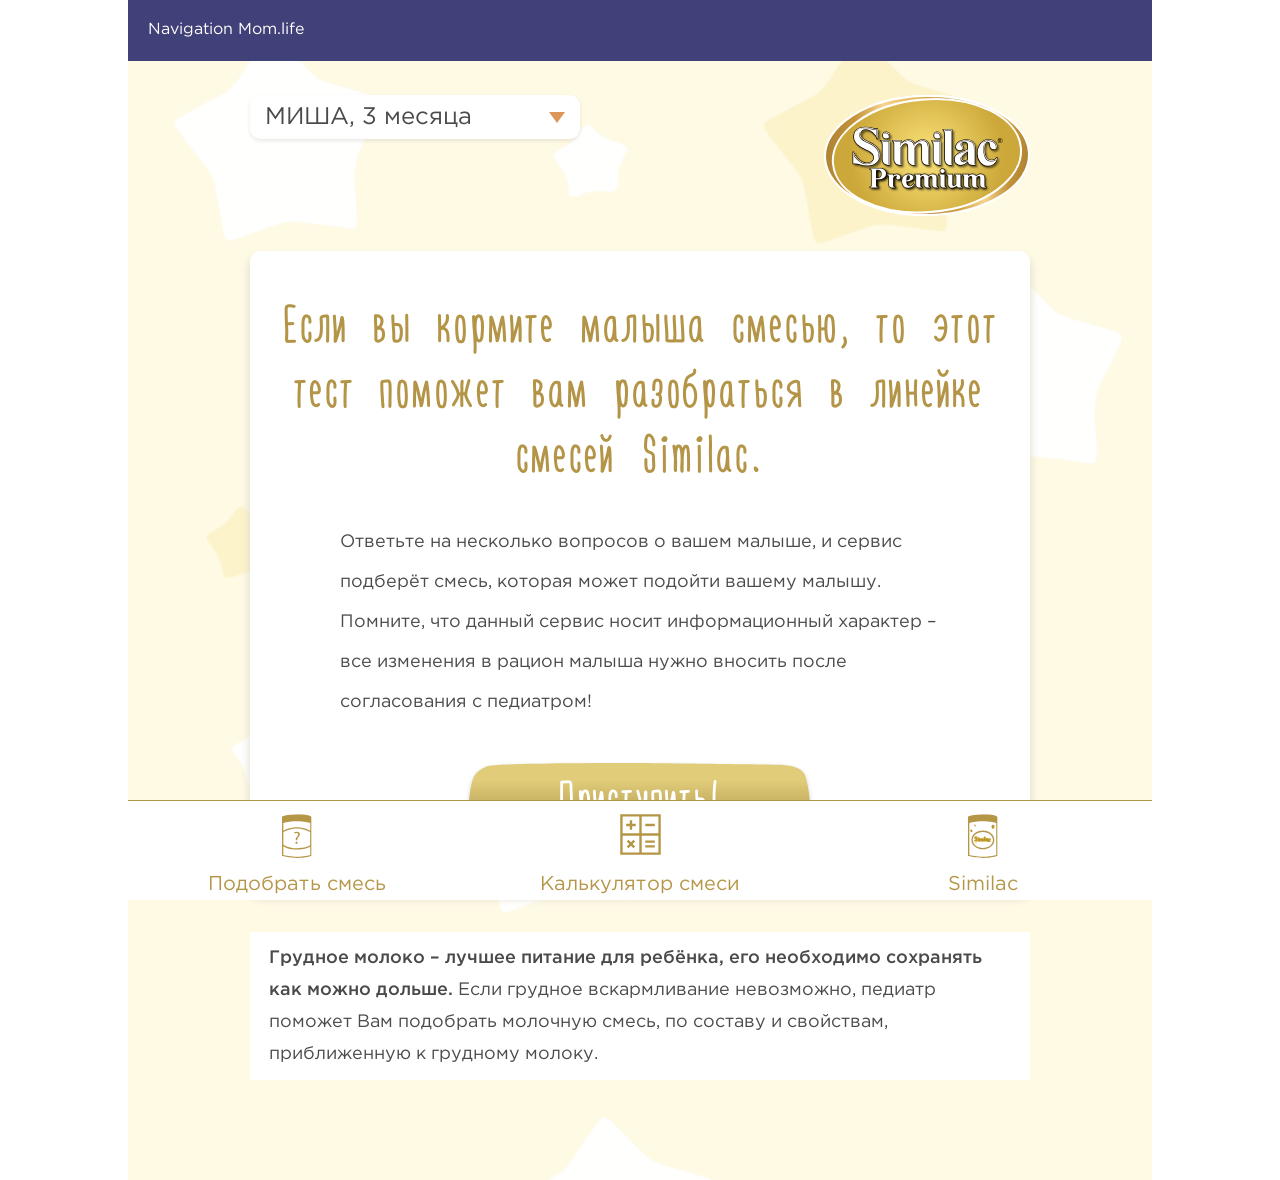
<file: public/screen-2.html>
<!DOCTYPE html>
<html lang="en">
  <head>
    <meta charset="utf-8">
    <meta http-equiv="X-UA-Compatible" content="IE=edge">
    <meta name="viewport" content="width=device-width , initial-scale=1">
    <meta name="description" content="">
    <meta name="keywords" content="">
    <title>index</title>
    <link rel="icon" href="favicon.ico" type="image/x-icon">
    <link rel="stylesheet" href="css/magnific-popup.css">
    <link rel="stylesheet" href="css/style.css">
    <!--if lt IE 9
    script(src='https://oss.maxcdn.com/html5shiv/3.7.2/html5shiv.min.js')
    script(src='https://oss.maxcdn.com/respond/1.4.2/respond.min.js')
    -->
  </head>
  <body>
    <div class="page">
      <header>Navigation Mom.life</header>
      <div class="content">
        <div class="content__header">
          <div class="person">
            <!--.person__name Миша-->
            <!--.person__years 3 месяца-->
            <select name="person" id="person">
              <option value="МИША, 3 месяца" data-id="1">МИША, 3 месяца</option>
              <option value="МАША, 12 месяцев" data-id="2">МАША, 12 месяцев</option>
              <option value="АЛЕКСИС, 8 месяцев" data-id="3">АЛЕКСИС, 8 месяцев</option>
            </select>
          </div>
          <div class="header__logo"><a href="home.html"><img src="images/logo.svg" alt="Similac Premium"></a></div>
        </div>
        <div class="content__inner padding__top">
          <h1 class="title text-center padding__side">Если вы кормите малыша смесью, то этот тест поможет вам разобраться в линейке смесей Similac.</h1>
          <div class="inner__wrap">
            <p>Ответьте на несколько вопросов о вашем малыше, и сервис подберёт смесь, которая может подойти вашему малышу. Помните, что данный сервис носит информационный характер – все изменения в рацион малыша нужно вносить после согласования с педиатром!</p><a class="primary__btn" href="#warning">Приступить!</a>
          </div>
        </div>
        <div class="page__description"><strong>Грудное молоко – лучшее питание для ребёнка, его необходимо сохранять как можно дольше.</strong> Если грудное вскармливание невозможно, педиатр поможет Вам подобрать молочную смесь, по составу и свойствам, приближенную к грудному молоку.</div>
      </div>
      <div class="bottom__nav"><a href="screen-2.html">Подобрать смесь</a><a href="calculate.html">Калькулятор смеси</a><a href="products.html">Similac</a></div>
      <div class="mfp-hide white-popup-block" id="warning">
        <p>Помните, что данный сервис носит рекомендательный характер – все изменения в рацион малыша нужно вносить после согласования с педиатром!</p>
        <p class="brand__color"><strong>ВАЖНО:</strong> дети старше 6 месяцев должны получать дополнительное питание (прикорм) помимо грудного молока или смеси.</p>
        <form class="warning__form text-center" action="#">
          <div class="form__el">
            <input type="checkbox" name="choice-warning" id="check"><span></span>
            <label for="check">Я согласна</label>
          </div>
          <p><a class="primary__btn is-disabled popup-modal-dismiss" href="birthday.html">Хорошо</a></p>
        </form>
      </div>
    </div>
    <!-- jQuery-->
    <script src="https://code.jquery.com/jquery-3.2.1.slim.min.js" integrity="sha384-KJ3o2DKtIkvYIK3UENzmM7KCkRr/rE9/Qpg6aAZGJwFDMVNA/GpGFF93hXpG5KkN" crossorigin="anonymous"></script>
    <!-- Mask input-->
    <script src="js/jquery.maskedinput.min.js"></script>
    <!-- Magnific popup-->
    <script src="js/jquery.magnific-popup.min.js"></script>
    <!-- Select-->
    <script src="js/jquery.selectric.js"></script>
    <!-- Main script-->
    <script src="js/main.js"></script>
  </body>
</html>
</file>
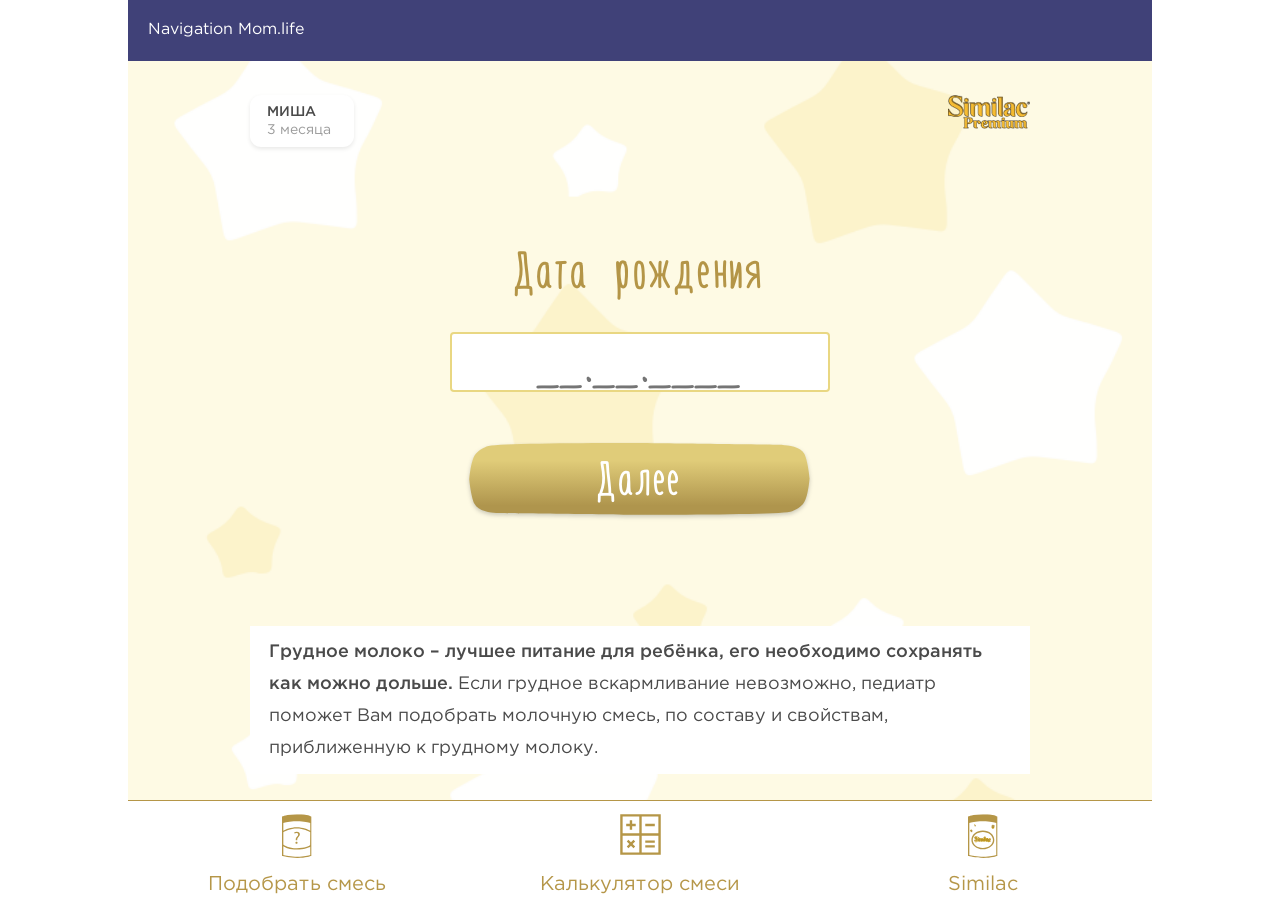
<file: public/screen-3.html>
<!DOCTYPE html>
<html lang="en">
  <head>
    <meta charset="utf-8">
    <meta http-equiv="X-UA-Compatible" content="IE=edge">
    <meta name="viewport" content="width=device-width , initial-scale=1">
    <meta name="description" content="">
    <meta name="keywords" content="">
    <title>index</title>
    <link rel="icon" href="favicon.ico" type="image/x-icon">
    <link rel="stylesheet" href="css/magnific-popup.css">
    <link rel="stylesheet" href="css/style.css">
    <!--if lt IE 9
    script(src='https://oss.maxcdn.com/html5shiv/3.7.2/html5shiv.min.js')
    script(src='https://oss.maxcdn.com/respond/1.4.2/respond.min.js')
    -->
  </head>
  <body>
    <div class="page">
      <header>Navigation Mom.life</header>
      <div class="content">
        <div class="content__header">
          <div class="header__person">
            <div class="person__name">Миша</div>
            <div class="person__years">3 месяца</div>
          </div>
          <div class="header__logo"><a href="index.html"><img src="images/logo.png" alt="Similac Premium"></a></div>
        </div>
        <div class="content__inner transparent">
          <ul class="pagination"></ul>
          <div class="inner__wrap">
            <form class="date__birth" action="#" id="date-choice">
              <h1 class="title text-center">Дата рождения</h1>
              <div class="form__el">
                <input type="text" name="birth-date" id="date" placeholder="__.__.____"><a class="primary__btn" href="#">Далее</a>
              </div>
            </form>
          </div>
        </div>
        <div class="page__description"><strong>Грудное молоко – лучшее питание для ребёнка, его необходимо сохранять как можно дольше.</strong> Если грудное вскармливание невозможно, педиатр поможет Вам подобрать молочную смесь, по составу и свойствам, приближенную к грудному молоку.</div>
      </div>
      <div class="bottom__nav"><a href="screen-2.html">Подобрать смесь</a><a href="calculate.html">Калькулятор смеси</a><a href="products.html">Similac</a></div>
      <div class="mfp-hide white-popup-block" id="warning">
        <p>Помните, что данный сервис носит рекомендательный характер – все изменения в рацион малыша нужно вносить после согласования с педиатром!</p>
        <p class="brand__color"><strong>ВАЖНО:</strong> дети старше 6 месяцев должны получать дополнительное питание (прикорм) помимо грудного молока или смеси.</p>
        <form class="warning__form text-center" action="#">
          <div class="form__el">
            <input type="checkbox" name="choice-warning" id="check"><span></span>
            <label for="check">Я согласна</label>
          </div>
        </form>
        <p><a class="primary__btn is-disabled popup-modal-dismiss" href="screen-3.html">Хорошо</a></p>
      </div>
    </div>
    <!-- jQuery-->
    <script src="https://code.jquery.com/jquery-3.2.1.slim.min.js" integrity="sha384-KJ3o2DKtIkvYIK3UENzmM7KCkRr/rE9/Qpg6aAZGJwFDMVNA/GpGFF93hXpG5KkN" crossorigin="anonymous"></script>
    <!-- Mask input-->
    <script src="js/jquery.maskedinput.min.js"></script>
    <!-- Magnific popup-->
    <script src="js/jquery.magnific-popup.min.js"></script>
    <!-- Main script-->
    <script src="js/main.js"></script>
  </body>
</html>
</file>
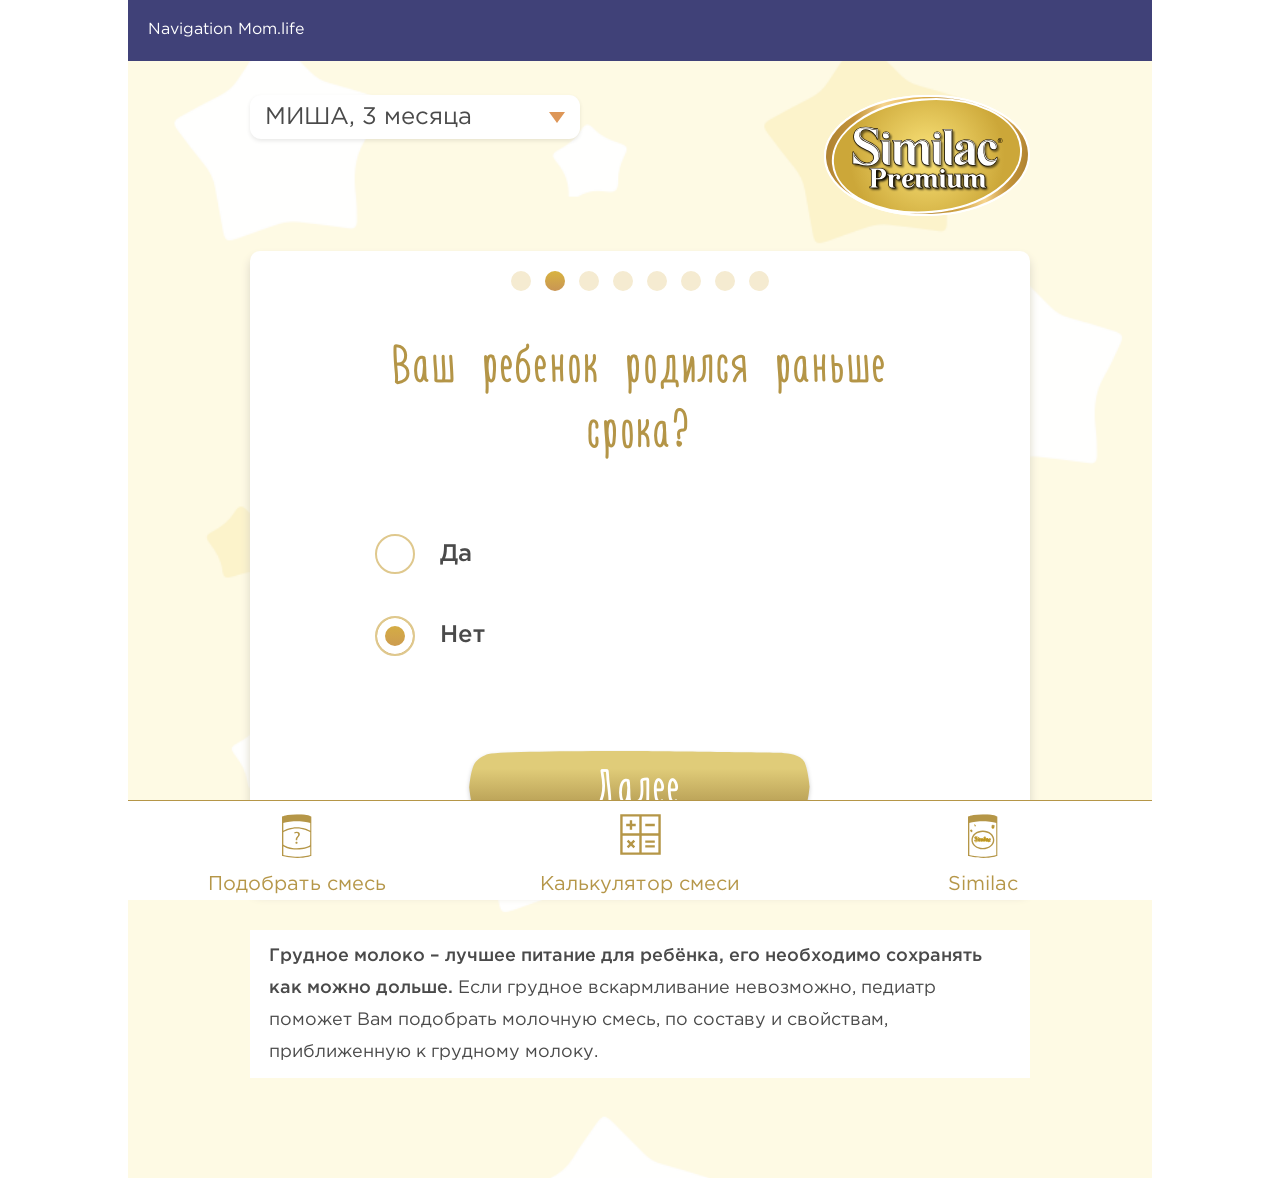
<file: public/test.html>
<!DOCTYPE html>
<html lang="en">
  <head>
    <meta charset="utf-8">
    <meta http-equiv="X-UA-Compatible" content="IE=edge">
    <meta name="viewport" content="width=device-width , initial-scale=1">
    <meta name="description" content="">
    <meta name="keywords" content="">
    <title>index</title>
    <link rel="icon" href="favicon.ico" type="image/x-icon">
    <link rel="stylesheet" href="css/magnific-popup.css">
    <link rel="stylesheet" href="css/style.css">
    <!--if lt IE 9
    script(src='https://oss.maxcdn.com/html5shiv/3.7.2/html5shiv.min.js')
    script(src='https://oss.maxcdn.com/respond/1.4.2/respond.min.js')
    -->
  </head>
  <body>
    <div class="page">
      <header>Navigation Mom.life</header>
      <div class="content">
        <div class="content__header">
          <div class="person">
            <!--.person__name Миша-->
            <!--.person__years 3 месяца-->
            <select name="person" id="person">
              <option value="МИША, 3 месяца" data-id="1">МИША, 3 месяца</option>
              <option value="МАША, 12 месяцев" data-id="2">МАША, 12 месяцев</option>
              <option value="АЛЕКСИС, 8 месяцев" data-id="3">АЛЕКСИС, 8 месяцев</option>
            </select>
          </div>
          <div class="header__logo"><a href="home.html"><img src="images/logo.svg" alt="Similac Premium"></a></div>
        </div>
        <div class="content__inner">
          <ul class="pagination">
            <li><span></span></li>
            <li class="active"><span></span></li>
            <li><span></span></li>
            <li><span></span></li>
            <li><span></span></li>
            <li><span></span></li>
            <li><span></span></li>
            <li><span></span></li>
          </ul>
          <div class="inner__wrap">
            <form class="choice__form" action="#" id="test-form">
              <!-- Section 1-->
              <div class="form__section" id="question-1">
                <h1 class="title text-center">Ваш ребенок родился раньше срока?</h1>
                <div class="form__el">
                  <input type="radio" name="choice-input" value="yes" id="1" data-href="https://www.google.com"><span></span>
                  <label for="1">Да</label>
                </div>
                <div class="form__el">
                  <input type="radio" name="choice-input" value="no" id="2" data-href="" checked="true"><span></span>
                  <label for="2">Нет</label>
                </div><a class="primary__btn next__btn" href="#">Далее</a>
              </div>
              <!-- Section 2-->
              <div class="form__section" id="question-2">
                <h1 class="title text-center">Беспокоят ли вас срыгивания у малыша?</h1>
                <div class="form__el">
                  <input type="radio" name="choice-input" value="yes" data-href="https://www.google.com" id="3"><span></span>
                  <label for="3">Да</label>
                </div>
                <div class="form__el">
                  <input type="radio" name="choice-input" value="no" id="4" data-href=""><span></span>
                  <label for="4">Нет</label>
                </div><a class="primary__btn next__btn" href="#">Далее</a>
              </div>
              <!-- Section 3-->
              <div class="form__section" id="question-3">
                <h1 class="title text-center">Подтвержден ли врачом диагноз аллергия к белку коровьего молока у малыша?</h1>
                <div class="form__el">
                  <input type="radio" name="choice-input" value="yes" data-href="https://www.google.com" id="5"><span></span>
                  <label for="5">Да</label>
                </div>
                <div class="form__el">
                  <input type="radio" name="choice-input" value="no" data-href="" id="6"><span></span>
                  <label for="6">Нет</label>
                </div><a class="primary__btn next__btn" href="#">Далее</a>
              </div>
              <!-- Section 4-->
              <div class="form__section" id="question-4">
                <h1 class="title text-center">Подтвержден ли диагноз лактазная недостаточность у малыша?</h1>
                <div class="form__el">
                  <input type="radio" name="choice-input" value="yes" data-href="https://www.google.com" id="7"><span></span>
                  <label for="7">Да</label>
                </div>
                <div class="form__el">
                  <input type="radio" name="choice-input" value="no" data-href="" id="8"><span></span>
                  <label for="8">Нет</label>
                </div><a class="primary__btn next__btn" href="#">Далее</a>
              </div>
              <!-- Section 6-->
              <div class="form__section" id="question-5">
                <h1 class="title text-center">Беспокоят ли вас нерегулярный стул или колики, или газообразование у малыша?</h1>
                <div class="form__el">
                  <input type="radio" name="choice-input" value="yes" data-href="https://www.google.com" id="9"><span></span>
                  <label for="9">Да</label>
                </div>
                <div class="form__el">
                  <input type="radio" name="choice-input" value="no" data-href="" id="10"><span></span>
                  <label for="10">Нет</label>
                </div><a class="primary__btn next__btn" href="#">Далее</a>
              </div>
              <!-- Section 7-->
              <div class="form__section" id="question-6">
                <h1 class="title text-center">У родителей или старших братьев и сестер есть аллергические заболевания?</h1>
                <div class="form__el">
                  <input type="radio" name="choice-input" value="yes" data-href="https://www.google.com" id="11"><span></span>
                  <label for="11">Да</label>
                </div>
                <div class="form__el">
                  <input type="radio" name="choice-input" value="no" data-href="" id="12"><span></span>
                  <label for="12">Нет</label>
                </div>
                <input class="primary__btn" type="submit" value="Далее" id="send-question">
              </div>
            </form>
          </div>
        </div>
        <div class="page__description"><strong>Грудное молоко – лучшее питание для ребёнка, его необходимо сохранять как можно дольше.</strong> Если грудное вскармливание невозможно, педиатр поможет Вам подобрать молочную смесь, по составу и свойствам, приближенную к грудному молоку.</div>
      </div>
      <div class="bottom__nav"><a href="screen-2.html">Подобрать смесь</a><a href="calculate.html">Калькулятор смеси</a><a href="products.html">Similac</a></div>
      <div class="mfp-hide white-popup-block" id="warning">
        <p>Помните, что данный сервис носит рекомендательный характер – все изменения в рацион малыша нужно вносить после согласования с педиатром!</p>
        <p class="brand__color"><strong>ВАЖНО:</strong> дети старше 6 месяцев должны получать дополнительное питание (прикорм) помимо грудного молока или смеси.</p>
        <form class="warning__form text-center" action="#">
          <div class="form__el">
            <input type="checkbox" name="choice-warning" id="check"><span></span>
            <label for="check">Я согласна</label>
          </div>
          <p><a class="primary__btn is-disabled popup-modal-dismiss" href="birthday.html">Хорошо</a></p>
        </form>
      </div>
    </div>
    <!-- jQuery-->
    <script src="https://code.jquery.com/jquery-3.2.1.slim.min.js" integrity="sha384-KJ3o2DKtIkvYIK3UENzmM7KCkRr/rE9/Qpg6aAZGJwFDMVNA/GpGFF93hXpG5KkN" crossorigin="anonymous"></script>
    <!-- Mask input-->
    <script src="js/jquery.maskedinput.min.js"></script>
    <!-- Magnific popup-->
    <script src="js/jquery.magnific-popup.min.js"></script>
    <!-- Select-->
    <script src="js/jquery.selectric.js"></script>
    <!-- Main script-->
    <script src="js/main.js"></script>
  </body>
</html>
</file>
<file: public/css/style.css>
@charset "UTF-8";
.selectric-wrapper {
  position: relative;
  cursor: pointer;
  width: 100%; }

.selectric-responsive {
  width: 100%; }

.selectric {
  min-width: 104px;
  line-height: 18px;
  border-radius: 11px;
  background-color: #ffffff;
  box-shadow: 0 2px 4px 0 rgba(0, 0, 0, 0.09);
  position: relative;
  overflow: hidden;
  transition: border .25s ease-in-out; }
  .selectric .label {
    display: block;
    white-space: nowrap;
    overflow: hidden;
    text-overflow: ellipsis;
    margin: 0 44px 0 15px;
    font-size: 14px;
    line-height: 44px;
    color: #4a4a4a;
    height: 44px;
    user-select: none; }
  .selectric .button {
    display: block;
    position: absolute;
    right: 0;
    top: 0;
    width: 46px;
    height: 46px;
    line-height: 44px;
    color: #BBB;
    text-indent: -9999px;
    text-align: center;
    /*font: 0/0 a;
    *font: 20px/44px Lucida Sans Unicode, Arial Unicode MS, Arial;*/ }
    .selectric .button:after {
      content: "";
      position: absolute;
      top: 0;
      right: 0;
      bottom: 0;
      left: 0;
      margin: auto;
      width: 16px;
      height: 11px;
      background: url("../images/select-arrow.svg") no-repeat center center; }

.selectric-open .selectric {
  border-radius: 11px 11px 0 0;
  box-shadow: none; }

.selectric-open .selectric-items {
  border-radius: 0 0 11px 11px;
  box-shadow: 0 2px 4px 0 rgba(0, 0, 0, 0.09); }

.selectric-focus .selectric {
  border-color: #fff; }

.selectric-hover .selectric {
  border-color: #fff; }
  .selectric-hover .selectric .button {
    color: #a2a2a2; }

.selectric-open {
  z-index: 9999; }
  .selectric-open .selectric {
    border-color: #fff; }
  .selectric-open .selectric-items {
    display: block; }

.selectric-disabled {
  filter: alpha(opacity=50);
  opacity: 0.5;
  cursor: default;
  user-select: none; }

.selectric-hide-select {
  position: relative;
  overflow: hidden;
  width: 0;
  height: 0; }
  .selectric-hide-select select {
    position: absolute;
    left: -100%; }
  .selectric-hide-select.selectric-is-native {
    position: absolute;
    width: 100%;
    height: 100%;
    z-index: 10; }
    .selectric-hide-select.selectric-is-native select {
      position: absolute;
      top: 0;
      left: 0;
      right: 0;
      height: 100%;
      width: 100%;
      border: none;
      z-index: 1;
      box-sizing: border-box;
      opacity: 0; }

.selectric-input {
  position: absolute !important;
  top: 0 !important;
  left: 0 !important;
  overflow: hidden !important;
  clip: rect(0, 0, 0, 0) !important;
  margin: 0 !important;
  padding: 0 !important;
  width: 1px !important;
  height: 1px !important;
  outline: none !important;
  border: none !important;
  *font: 0/0 a !important;
  background: none !important; }

.selectric-temp-show {
  position: absolute !important;
  visibility: hidden !important;
  display: block !important; }

/* Items box */
.selectric-items {
  display: none;
  position: absolute;
  top: 100%;
  left: 0;
  background: #fff;
  padding: 0 15px;
  z-index: -1; }
  .selectric-items .selectric-scroll {
    height: 100%;
    overflow: auto; }
  .selectric-above .selectric-items {
    top: auto;
    bottom: 100%; }
  .selectric-items ul, .selectric-items li {
    list-style: none;
    padding: 0;
    margin: 0;
    font-size: 14px; }
  .selectric-items li {
    display: block;
    padding: 7px 0;
    color: #4a4a4a;
    cursor: pointer;
    border-bottom: 1px solid #dedede; }
    .selectric-items li:last-child {
      border: none; }
    .selectric-items li.selected {
      background: transparent;
      color: #d07720; }
    .selectric-items li.highlighted {
      background: transparent;
      color: #d07720; }
    .selectric-items li:hover {
      background: transparent;
      color: #d07720; }
  .selectric-items .disabled {
    filter: alpha(opacity=50);
    opacity: 0.5;
    cursor: default !important;
    background: none !important;
    color: #666 !important;
    user-select: none; }
  .selectric-items .selectric-group .selectric-group-label {
    font-weight: bold;
    padding-left: 10px;
    cursor: default;
    user-select: none;
    background: none;
    color: #444; }
  .selectric-items .selectric-group.disabled li {
    filter: alpha(opacity=100);
    opacity: 1; }
  .selectric-items .selectric-group li {
    padding-left: 25px; }

/** Generated by FG **/
@font-face {
  font-family: 'Conv_GothamPro';
  src: url("../fonts/GothamPro.eot");
  src: local("☺"), url("../fonts/GothamPro.woff") format("woff"), url("../fonts/GothamPro.ttf") format("truetype"), url("../fonts/GothamPro.svg") format("svg");
  font-weight: normal;
  font-style: normal; }

/** Generated by FG **/
@font-face {
  font-family: 'Conv_GothamPro-Medium';
  src: url("../fonts/GothamPro-Medium.eot");
  src: local("☺"), url("../fonts/GothamPro-Medium.woff") format("woff"), url("../fonts/GothamPro-Medium.ttf") format("truetype"), url("../fonts/GothamPro-Medium.svg") format("svg");
  font-weight: normal;
  font-style: normal; }

/** Generated by FG **/
@font-face {
  font-family: 'Conv_Engine-Regular';
  src: url("../fonts/Engine-Regular.eot");
  src: local("☺"), url("../fonts/Engine-Regular.woff") format("woff"), url("../fonts/Engine-Regular.ttf") format("truetype"), url("../fonts/Engine-Regular.svg") format("svg");
  font-weight: normal;
  font-style: normal; }

* {
  margin: 0;
  padding: 0;
  border: 0;
  font: inherit;
  vertical-align: baseline; }

article, aside, details, figcaption, figure, footer, header, hgroup, menu, nav, section {
  display: block; }

body {
  min-height: 100%;
  position: relative;
  background-color: #fff;
  font-family: 'Conv_GothamPro' , sans-serif;
  font-weight: normal;
  font-style: normal;
  color: #4a4a4a;
  font-size: 14px;
  line-height: 1.3;
  -webkit-text-size-adjust: none; }

ol, ul {
  list-style: none; }

blockquote, q {
  quotes: none; }

blockquote:before, blockquote:after, q:before, q:after {
  content: '';
  content: none; }

table {
  border-collapse: collapse;
  border-spacing: 0; }

img {
  max-width: 100%;
  border: none; }

a {
  -webkit-transition: all .3s ease-in-out;
  -moz-transition: all .3s ease-in-out;
  -ms-transition: all .3s ease-in-out;
  -o-transition: all .3s ease-in-out;
  transition: all .3s ease-in-out; }

a:hover, a:active, a:focus {
  text-decoration: none; }

a:focus, input:focus, textarea:focus {
  outline: none; }

html {
  height: 100%; }

*, *:before, *:after {
  -moz-box-sizing: border-box;
  -webkit-box-sizing: border-box;
  box-sizing: border-box; }

.page {
  max-width: 1024px;
  min-height: 100vh;
  margin: 0 auto;
  padding-bottom: 52px;
  position: relative;
  overflow: hidden;
  background: url(../images/bg@2x.png) center top no-repeat;
  -webkit-background-size: cover;
  -o-background-size: cover;
  background-size: cover; }

header {
  padding: 20px;
  background: #404178;
  font-size: 16px;
  color: #FFF; }

.content {
  max-width: 768px;
  margin: 0 auto;
  padding: 34px 20px 0 20px;
  overflow: hidden; }

.content__header {
  margin-bottom: 30px;
  display: flex;
  -webkit-align-items: center;
  align-items: center;
  -webkit-justify-content: space-between;
  justify-content: space-between; }
  .content__header .header__person {
    min-width: 104px;
    padding: 8px 8px 8px 17px;
    line-height: 18px;
    border-radius: 11px;
    background-color: #ffffff;
    box-shadow: 0 2px 4px 0 rgba(0, 0, 0, 0.09); }
  .content__header .person__name {
    font-family: 'Conv_GothamPro-Medium';
    text-transform: uppercase;
    color: #4a4a4a; }
  .content__header .person__years {
    color: #9b9b9b; }

.header__logo {
  margin-left: auto;
  max-width: 82px; }
  .header__logo img {
    width: 100%; }

.nav {
  border-radius: 8px;
  background-color: #fff;
  overflow: hidden; }
  .nav li {
    list-style: none; }
  .nav a {
    display: block;
    padding: 14px 29px 14px 75px;
    font-family: 'Conv_Engine-Regular';
    font-size: 24px;
    text-decoration: none;
    text-transform: uppercase;
    color: #d4b569;
    background-repeat: no-repeat;
    background-position: 30px center; }
    .nav a:hover {
      background-color: #fefcef; }
    .nav a.choice {
      background-image: url(../images/similac-tablet.svg);
      background-size: 22px 27px; }
    .nav a.calculate {
      background-image: url(../images/calculator.svg);
      background-size: 24px 21px; }

.index__product {
  margin: 60px 0 35px 0;
  text-align: center;
  position: relative; }
  .index__product:after {
    content: "";
    position: absolute;
    top: 10px;
    left: 50%;
    width: 155px;
    height: 148px;
    margin-left: -76px;
    background-color: #c7e3a5;
    -webkit-border-radius: 50%;
    border-radius: 50%; }
  .index__product img {
    max-width: 133px;
    z-index: 1;
    position: relative; }

.page__description {
  background: #FFF;
  padding: 10px 19px;
  font-size: 9px;
  line-height: 14px;
  color: #4a4a4a; }
  .page__description strong {
    font-family: 'Conv_GothamPro-Medium'; }

.bottom__nav {
  position: fixed;
  width: 100%;
  max-width: 1024px;
  bottom: 0;
  left: 50%;
  margin-left: -512px;
  background: #fff;
  border-top: 1px solid #b59648;
  display: flex;
  min-height: 48px;
  z-index: 9;
  align-self: center;
  -webkit-justify-content: space-between;
  justify-content: space-between; }
  .bottom__nav a {
    width: 33%;
    min-height: 48px;
    padding-top: 35px;
    padding-bottom: 3px;
    text-decoration: none;
    font-size: 10px;
    letter-spacing: 0.1px;
    text-align: center;
    color: #b59648;
    background-repeat: no-repeat;
    background-position: center 5px; }
    .bottom__nav a:nth-child(1) {
      background-image: url(../images/similac-tablet.svg);
      background-size: 17px 24px; }
    .bottom__nav a:nth-child(2) {
      background-image: url(../images/calculator.svg);
      background-size: 21px 21px; }
    .bottom__nav a:nth-child(3) {
      background-image: url(../images/similac.svg);
      background-size: 17px 24px; }
    .bottom__nav a:hover {
      background-color: #fbf8eb; }

.content__inner {
  margin-bottom: 17px;
  border-radius: 10px;
  background-color: #fff;
  box-shadow: 0 6px 10px 0 #dbd6c7; }
  .content__inner.transparent {
    background: transparent;
    -webkit-box-shadow: none;
    box-shadow: none; }

.text-center {
  text-align: center; }

.title {
  margin: 0;
  padding-top: 18px;
  padding-bottom: 18px;
  font-family: 'Conv_Engine-Regular';
  font-size: 24px;
  line-height: 1.25;
  color: #b49547; }

.padding__side {
  padding: 38px 20px; }

.inner__wrap {
  padding-left: 25px;
  padding-right: 25px;
  padding-bottom: 10px;
  font-size: 14px;
  line-height: 1.57;
  position: relative; }

.primary__btn {
  max-width: 233px;
  height: 62px;
  margin: 18px auto;
  line-height: 54px;
  display: block;
  text-decoration: none;
  text-align: center;
  font-family: 'Conv_Engine-Regular';
  font-size: 32px;
  color: #fff;
  background: url(../images/t-button.svg) no-repeat center top;
  -webkit-background-size: 233px 62px;
  -o-background-size: 233px 62px;
  background-size: 233px 62px;
  -webkit-transition: all .3s ease-in-out;
  -moz-transition: all .3s ease-in-out;
  -ms-transition: all .3s ease-in-out;
  -o-transition: all .3s ease-in-out;
  transition: all .3s ease-in-out;
  -webkit-border-radius: 18px;
  border-radius: 18px; }
  .primary__btn:hover {
    opacity: .8; }
  .primary__btn.light__btn {
    max-width: 310px;
    height: 74px;
    background: url(../images/t-button-copy.svg) no-repeat center top;
    line-height: 64px;
    color: #d8b340; }

button {
  width: 100%; }
  button:hover {
    cursor: pointer; }

.pagination {
  margin: 0;
  padding: 20px 0;
  text-align: center; }
  .pagination li {
    display: inline-block;
    vertical-align: top;
    margin: 0 5px; }
    .pagination li.active span {
      background-image: linear-gradient(to bottom, #d8b340, #c99554); }
  .pagination span {
    width: 13px;
    height: 13px;
    display: block;
    background-color: #f5ebd1;
    -webkit-border-radius: 50%;
    border-radius: 50%; }

.choice__form {
  padding: 0 35px; }

.form__section {
  margin-bottom: 50px;
  display: none; }
  .form__section:first-child {
    display: block; }
  .form__section .title {
    margin-bottom: 30px; }
  .form__section .primary__btn {
    margin-top: 80px; }

.form__el {
  padding: 14px 0;
  font-family: 'Conv_GothamPro-Medium';
  color: #4a4a4a; }
  .form__el label {
    cursor: pointer; }

input[type="text"] {
  width: 100%;
  max-width: 203px;
  height: 44px;
  margin: 0 auto;
  padding: 0 15px;
  display: block;
  color: #4a4a4a;
  border-radius: 4px;
  background-color: #ffffff;
  border: 2px solid #e9d782; }

input[type="radio"] {
  width: 21px;
  height: 21px;
  opacity: 0;
  cursor: pointer; }
  input[type="radio"] + span {
    width: 21px;
    height: 21px;
    margin-left: -21px;
    margin-right: 18px;
    display: inline-block;
    vertical-align: middle;
    border: 2px solid #dfc88d;
    -webkit-border-radius: 50%;
    border-radius: 50%; }
  input[type="radio"]:checked + span {
    box-shadow: 0 0 0 3px #fff inset;
    background-image: linear-gradient(to bottom, #d8b340, #c99554); }

input[type="checkbox"] {
  width: 30px;
  height: 30px;
  opacity: 0;
  cursor: pointer; }
  input[type="checkbox"] + span {
    width: 30px;
    height: 30px;
    margin-left: -30px;
    margin-right: 15px;
    display: inline-block;
    vertical-align: middle;
    border: 2px solid #dfc88d;
    -webkit-border-radius: 50%;
    border-radius: 50%; }
  input[type="checkbox"]:checked + span {
    background: url(../images/checkbox.svg) no-repeat center center; }

input[type="submit"] {
  width: 100%;
  cursor: pointer; }

.date__birth input#date {
  font-size: 30px;
  text-align: center;
  font-family: 'Conv_Engine-Regular';
  letter-spacing: -2px; }

.date__birth .primary__btn {
  margin-top: 50px; }

.products__item {
  margin-bottom: 14px;
  min-height: 73px; }
  .products__item a {
    min-height: 73px;
    border-radius: 4px;
    background-color: #fff;
    display: flex;
    -webkit-justify-content: space-between;
    justify-content: space-between;
    -webkit-align-items: center;
    align-items: center;
    padding-left: 20px;
    padding-right: 15px;
    text-decoration: none;
    font-size: 14px;
    line-height: 1.57;
    color: #b49547;
    background-image: url(../images/arrow-right.svg);
    background-repeat: no-repeat;
    background-position: 97% center;
    -webkit-transition: all .3s ease-in-out;
    -moz-transition: all .3s ease-in-out;
    -ms-transition: all .3s ease-in-out;
    -o-transition: all .3s ease-in-out;
    transition: all .3s ease-in-out; }
    .products__item a:hover {
      background-color: #fbf8eb;
      box-shadow: 0 2px 5px 0 rgba(181, 150, 71, 0.32); }
  .products__item .products__img {
    max-width: 56px;
    margin-right: 30px;
    padding-left: 3px;
    padding-right: 3px;
    position: relative; }
    .products__item .products__img img {
      position: relative;
      vertical-align: middle;
      z-index: 1; }
    .products__item .products__img:after {
      content: "";
      position: absolute;
      top: 5px;
      left: 0;
      width: 56px;
      height: 56px;
      -webkit-border-radius: 50%;
      border-radius: 50%; }
    .products__item .products__img.bg-1:after {
      background-color: #bde2ed; }
    .products__item .products__img.bg-2:after {
      background-color: #eee; }
    .products__item .products__img.bg-3:after {
      background-color: rgba(108, 176, 113, 0.46); }
    .products__item .products__img.bg-4:after {
      background-color: #e3c3da; }
    .products__item .products__img.bg-5:after {
      background-color: rgba(160, 104, 160, 0.56); }
    .products__item .products__img.bg-6:after {
      background-color: rgba(239, 0, 17, 0.39); }
    .products__item .products__img.bg-7:after {
      background-color: rgba(223, 64, 12, 0.23); }
    .products__item .products__img.bg-8:after {
      background-color: rgba(226, 176, 48, 0.45); }
    .products__item .products__img.bg-9:after {
      background-color: #fed7ec; }

.product__header .back__to {
  margin-right: 20px; }

.product__header .subtitle {
  font-family: 'Conv_GothamPro-Medium';
  font-size: 18px;
  line-height: 1.22;
  color: #b59648; }

.back__to {
  width: 15px;
  height: 24px;
  display: inline-block;
  vertical-align: bottom;
  font-size: 0;
  background: url(../images/arrow-right.svg) no-repeat;
  -webkit-transform: rotate(-180deg);
  -moz-transform: rotate(-180deg);
  -ms-transform: rotate(-180deg);
  -o-transform: rotate(-180deg);
  transform: rotate(-180deg); }

.product__description {
  padding-top: 17px; }
  .product__description p {
    margin-bottom: 20px; }

.detail__product {
  position: relative;
  text-align: center;
  margin-top: 28px;
  margin-bottom: 24px;
  padding: 0 50px; }
  .detail__product:after {
    content: "";
    position: absolute;
    top: 7px;
    left: 50%;
    width: 328px;
    height: 280px;
    margin-left: -164px;
    background-color: rgba(255, 255, 255, 0.64);
    -webkit-border-radius: 50px;
    border-radius: 50px; }
  .detail__product img {
    max-width: 100%;
    position: relative;
    z-index: 1; }

.buy__btn {
  width: 100%;
  max-width: 1024px;
  line-height: 52px;
  height: 52px;
  position: fixed;
  left: 50%;
  margin: 0;
  bottom: 0;
  margin-left: -512px;
  z-index: 9;
  background-image: linear-gradient(to bottom, #e0cc79, #af954d);
  -webkit-background-size: 100%;
  -o-background-size: 100%;
  background-size: 100%;
  box-shadow: 0 2px 4px 0 rgba(0, 0, 0, 0.2);
  -webkit-border-radius: 0;
  border-radius: 0; }

.mfp-bg {
  opacity: .3; }

.mfp-content {
  max-width: 335px;
  padding: 35px 25px;
  line-height: 1.57;
  border-radius: 10px;
  background-color: #fff;
  box-shadow: 0 6px 10px 0 #dbd6c7; }
  .mfp-content .primary__btn {
    margin-bottom: 0; }

.brand__color {
  margin: 20px 0;
  color: #ac872a; }
  .brand__color strong {
    font-family: 'Conv_GothamPro-Medium'; }

.is-disabled {
  pointer-events: none;
  cursor: not-allowed;
  opacity: .5; }

.is-hidden {
  display: none !important; }

.recomend {
  display: flex;
  align-items: center;
  padding-left: 130px;
  position: relative; }
  .recomend.row-column {
    justify-content: center;
    -webkit-align-items: self-start;
    align-items: self-start;
    -webkit-flex-direction: column;
    -ms-flex-direction: column;
    flex-direction: column; }
    .recomend.row-column .title {
      padding-top: 0px; }

.recomend__img {
  width: 100%;
  max-width: 133px;
  position: absolute;
  left: -10px;
  top: 20px; }
  .recomend__img img {
    position: relative;
    z-index: 1; }
  .recomend__img:after {
    content: "";
    position: absolute;
    top: -10px;
    left: -85px;
    width: 198px;
    height: 198px;
    background-image: -webkit-linear-gradient(104deg, #fcecb7, #f8d580);
    background-image: -o-linear-gradient(104deg, #fcecb7, #f8d580);
    background-image: linear-gradient(194deg, #fcecb7, #f8d580);
    -webkit-border-radius: 50%;
    border-radius: 50%; }

.recomend__atention {
  font-size: 12px;
  font-family: 'Conv_GothamPro-Medium'; }

.min-height {
  min-height: 260px; }

#old-year {
  width: 100%;
  height: 100%;
  font-family: 'Conv_Engine-Regular';
  position: fixed;
  top: 0;
  left: 0;
  font-size: 24px;
  line-height: 30px;
  text-align: center;
  z-index: 1000; }
  #old-year .brand__color {
    text-align: center;
    margin-bottom: 50px; }
  #old-year:before {
    content: "";
    position: absolute;
    width: 100%;
    height: 100%;
    top: 0;
    left: 0;
    background: rgba(181, 150, 71, 0.3); }
  #old-year .popup {
    top: 40%;
    margin-top: -150px; }
    #old-year .popup:after {
      content: "";
      position: absolute;
      width: 75px;
      height: 75px;
      top: -38px;
      left: 50%;
      margin-left: -38px;
      background: url(../images/popup.svg) no-repeat; }

/* Media query */
@media screen and (max-width: 768px) {
  .bottom__nav, .buy__btn {
    left: 0;
    margin-left: 0; } }

@media screen and (min-width: 1024px) {
  .page {
    padding-bottom: 100px;
    overflow: visible; }
  .content {
    max-width: 820px; }
  .nav a {
    font-size: 48px;
    padding-left: 178px;
    background-position: 60px center; }
    .nav a.choice {
      -webkit-background-size: 42px 62px;
      -o-background-size: 42px 62px;
      background-size: 42px 62px; }
    .nav a.calculate {
      -webkit-background-size: 46px 46px;
      -o-background-size: 46px 46px;
      background-size: 46px 46px; }
  .selectric {
    min-width: 330px; }
  .selectric .label, .selectric-items li {
    font-size: 24px; }
  .content__header {
    -webkit-align-items: start;
    align-items: start; }
  .header__logo {
    max-width: 206px; }
  .index__product img {
    max-width: 100%; }
  .index__product:after {
    top: 35px;
    width: 352px;
    height: 345px;
    margin-left: -176px; }
  .page__description {
    font-size: 18px;
    line-height: 32px; }
  .bottom__nav a {
    font-size: 20px;
    padding-top: 70px;
    background-position: center 13px; }
    .bottom__nav a:nth-child(1) {
      background-size: 30px 44px; }
    .bottom__nav a:nth-child(2) {
      background-size: 41px 41px; }
    .bottom__nav a:nth-child(3) {
      background-size: 30px 44px; }
  .title {
    font-size: 52px; }
  .inner__wrap {
    padding-left: 90px;
    padding-right: 90px;
    font-size: 18px;
    line-height: 40px;
    margin-bottom: 40px; }
  .primary__btn {
    max-width: 380px;
    height: 80px;
    margin: 40px auto;
    font-size: 48px;
    line-height: 68px;
    -webkit-background-size: 380px 80px;
    -o-background-size: 380px 80px;
    background-size: 380px 80px; }
  .mfp-content {
    max-width: 435px;
    font-size: 18px; }
  #old-year .brand__color {
    font-size: 42px; }
  .pagination span {
    width: 20px;
    height: 20px; }
  input[type="text"] {
    max-width: 380px;
    height: 60px; }
  .date__birth input#date {
    font-size: 50px; }
  .form__el {
    font-size: 24px; }
  input[type="radio"] {
    width: 40px;
    height: 40px; }
    input[type="radio"] + span {
      width: 40px;
      height: 40px;
      margin-left: -40px; }
    input[type="radio"]:checked + span {
      box-shadow: 0 0 0 8px #fff inset; }
  .products__item {
    max-width: 440px;
    margin-left: auto;
    margin-right: auto; }
    .products__item a {
      font-size: 18px;
      line-height: 2.22; }
  .detail__product:after {
    width: 431px;
    height: 368px;
    margin-left: -215px; }
  .buy__btn {
    max-width: 1024px;
    height: 80px;
    margin-left: -512px;
    background-size: 100%;
    margin-bottom: 0; }
  .f-14 {
    font-size: 14px;
    line-height: 22px; }
  .product__description {
    padding-top: 37px; }
  .primary__btn.light__btn {
    max-width: 516px;
    height: 78px;
    background-size: 516px 78px; }
  .recomend__atention {
    font-size: 18px; }
  .recomend {
    padding-left: 270px; }
  .recomend__img {
    max-width: 260px;
    left: -40px;
    top: 10px; }
    .recomend__img:after {
      top: 10px;
      left: -20px;
      width: 300px;
      height: 300px; }
  .min-height {
    min-height: 380px; } }
</file>
